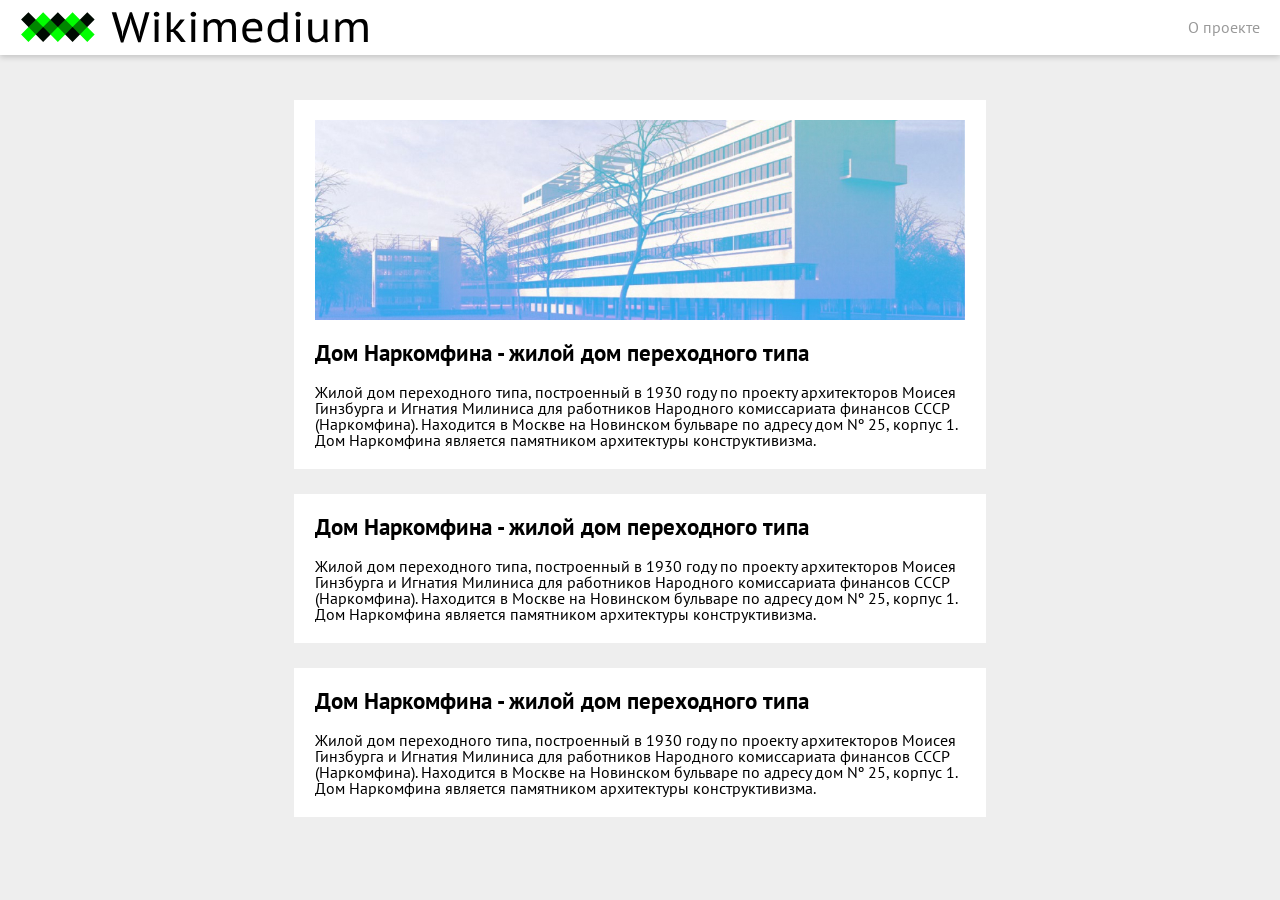
<file: index.html>
<!DOCTYPE html>
<html lang="en">
  <head>
    <meta charset="UTF-8" />
    <meta name="viewport" content="width=device-width, initial-scale=1.0" />
    <title>Дом Наркомфина</title>
    <link rel="stylesheet" href="stylesheets/style.css" />
    <link rel="icon" href="images/favicon.ico" type="images/x-icon" />
    <link rel="icon" href="images/favicon.png" type="images/png" />

    <meta property="og:type" content="web-site" />
    <meta property="og:title" content="Дом Наркомфина" />
    <meta
      property="og:description"
      content="Проект разработан для изучения основ веб-вёрстки, языка гипертекстовой разметки HTML и каскадных таблиц стилей CSS"
    />
    <meta
      property="og:image"
      content="https://raw.githubusercontent.com/annkomkova/wikimedium_b25ds09/refs/heads/main/images/narkomfin.jpg"
    />
    <meta
      property="og:url"
      content="https://annkomkova.github.io/wikimedium_b25ds09/"
    />
  </head>
  <body id="main">
    <nav class="menubar">
      <a href="index.html">
        <img src="images/logo.svg" alt="" />
      </a>
      <a href="about.html">О проекте</a>
    </nav>

    <section>
      <a href="dom-narkomfina.html" class="card">
        <div class="cardImage"></div>
        <h2>Дом Наркомфина - жилой дом переходного типа</h2>
        <p>
          Жилой дом переходного типа, построенный в 1930 году по проекту
          архитекторов Моисея Гинзбурга и Игнатия Милиниса для работников
          Народного комиссариата финансов СССР (Наркомфина). Находится в Москве
          на Новинском бульваре по адресу дом Nº 25, корпус 1. Дом Наркомфина
          является памятником архитектуры конструктивизма.
        </p>
      </a>
      <a href="dom-narkomfina.html" class="card">
        <h2>Дом Наркомфина - жилой дом переходного типа</h2>
        <p>
          Жилой дом переходного типа, построенный в 1930 году по проекту
          архитекторов Моисея Гинзбурга и Игнатия Милиниса для работников
          Народного комиссариата финансов СССР (Наркомфина). Находится в Москве
          на Новинском бульваре по адресу дом Nº 25, корпус 1. Дом Наркомфина
          является памятником архитектуры конструктивизма.
        </p>
      </a>
      <a href="dom-narkomfina.html" class="card">
        <h2>Дом Наркомфина - жилой дом переходного типа</h2>
        <p>
          Жилой дом переходного типа, построенный в 1930 году по проекту
          архитекторов Моисея Гинзбурга и Игнатия Милиниса для работников
          Народного комиссариата финансов СССР (Наркомфина). Находится в Москве
          на Новинском бульваре по адресу дом Nº 25, корпус 1. Дом Наркомфина
          является памятником архитектуры конструктивизма.
        </p>
      </a>
    </section>
  </body>
</html>
</file>
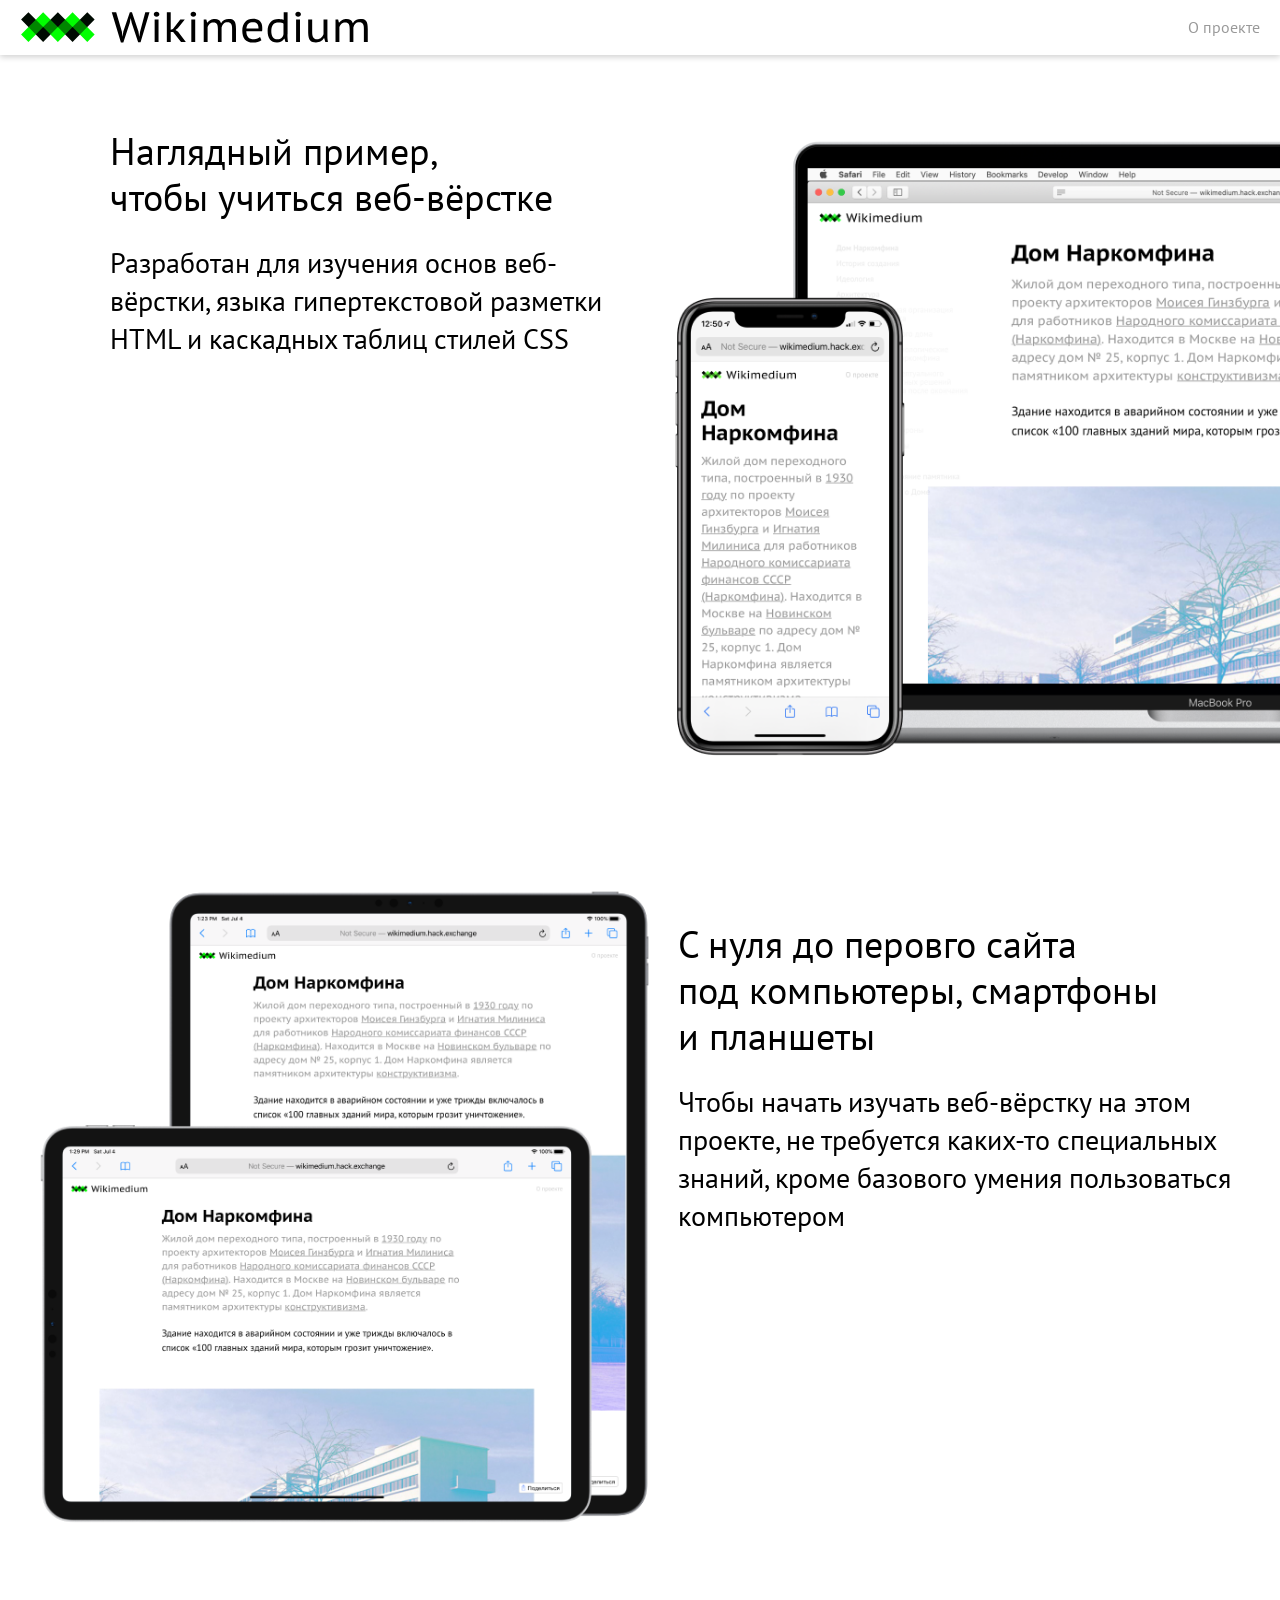
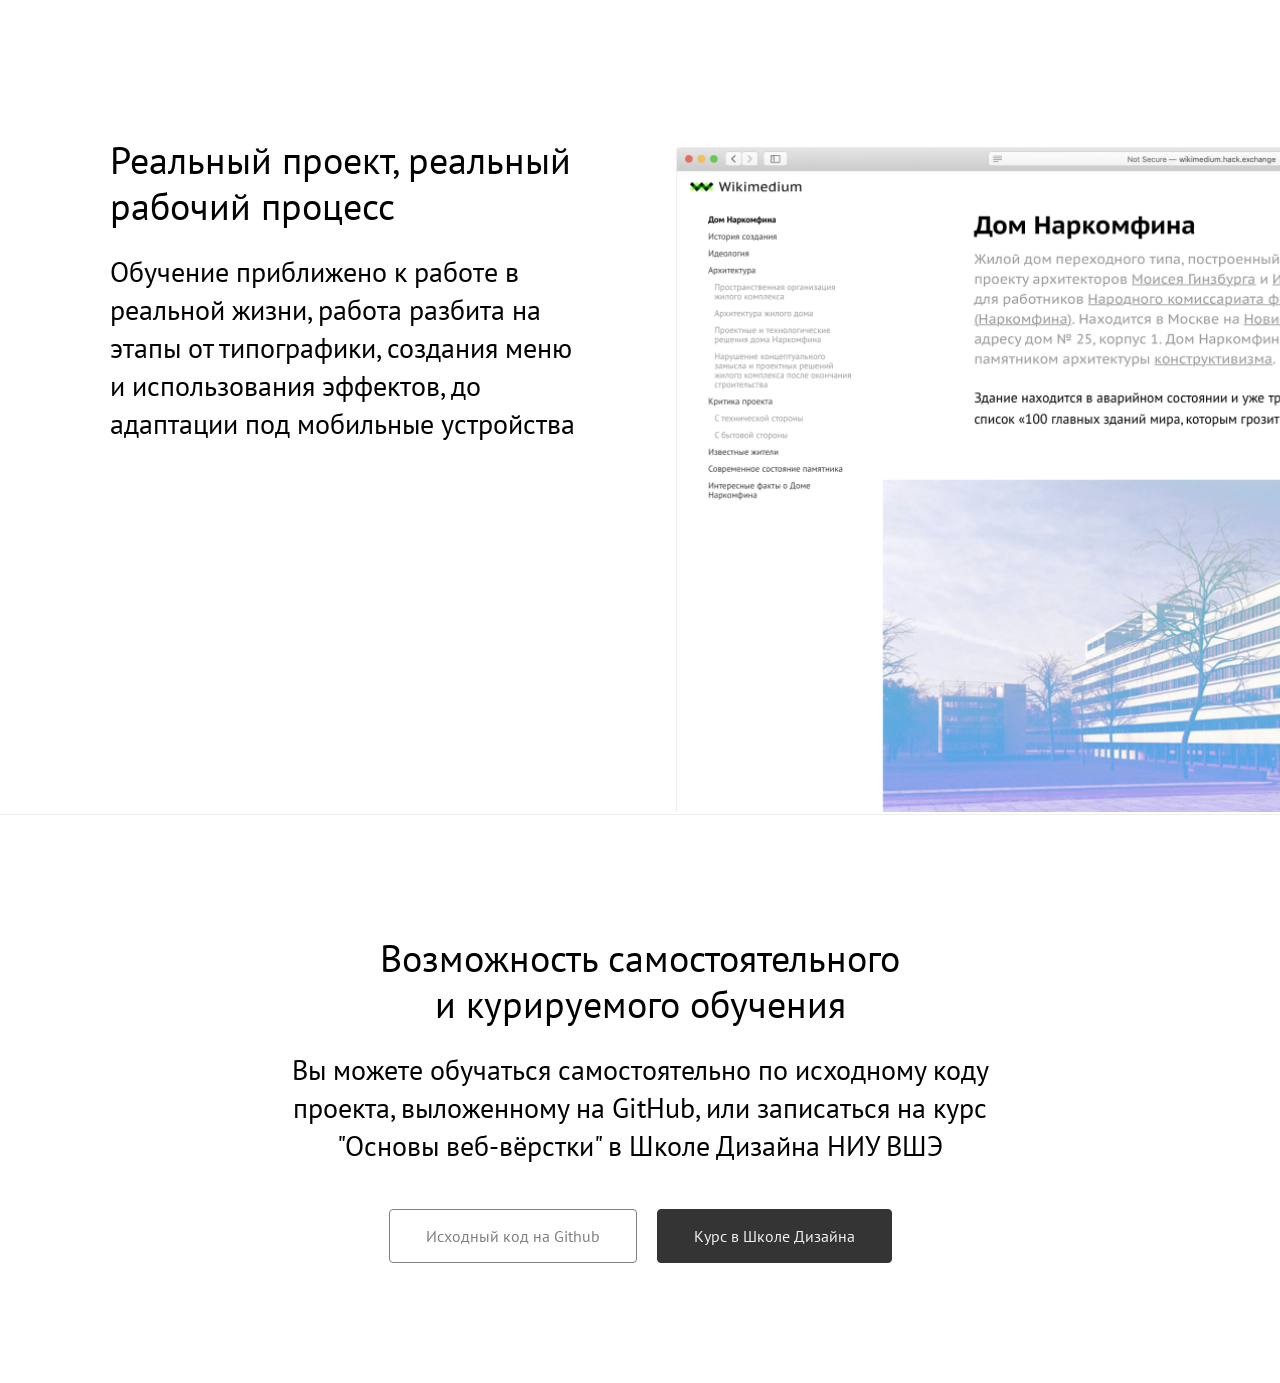
<file: about.html>
<!DOCTYPE html>
<html lang="ru">
  <head>
    <meta charset="UTF-8" />
    <meta name="viewport" content="width=device-width, initial-scale=1.0" />
    <title>О проекте</title>
    <link rel="stylesheet" href="stylesheets/style.css" />
    <link rel="icon" href="images/favicon.ico" type="images/x-icon" />
    <link rel="icon" href="images/favicon.png" type="images/png" />
    <meta property="og:type" content="web-site" />
    <meta property="og:title" content="Дом Наркомфина" />
    <meta
      property="og:description"
      content="Проект разработан для изучения основ веб-вёрстки, языка гипертекстовой разметки HTML и каскадных таблиц стилей CSS"
    />
    <meta
      property="og:image"
      content="https://raw.githubusercontent.com/annkomkova/wikimedium_b25ds09/refs/heads/main/images/narkomfin.jpg"
    />
    <meta
      property="og:url"
      content="https://annkomkova.github.io/wikimedium_b25ds09/"
    />
  </head>
  <body id="about">
    <nav class="menubar">
      <a href="index.html">
        <img src="images/logo.svg" alt="" />
      </a>
      <a href="about.html">О проекте</a>
    </nav>

    <section id="firstSection">
      <div>
        <h2>Наглядный пример, чтобы&nbsp;учиться веб-вёрстке</h2>
        <p>
          Разработан для изучения основ веб-вёрстки, языка гипертекстовой
          разметки HTML и&nbsp;каскадных таблиц стилей CSS
        </p>
      </div>

      <div>
        <img src="images/about1.png" alt="" />
      </div>
    </section>

    <section id="secondSection">
      <div>
        <img src="images/about2.png" alt="" />
      </div>

      <div>
        <h2>
          С нуля до перовго сайта под&nbsp;компьютеры, смартфоны и&nbsp;планшеты
        </h2>
        <p>
          Чтобы начать изучать веб-вёрстку на этом проекте, не требуется
          каких-то специальных знаний, кроме&nbsp;базового умения пользоваться
          компьютером
        </p>
      </div>
    </section>

    <section id="thirdSection">
      <div>
        <h2>Реальный проект, реальный рабочий процесс</h2>
        <p>
          Обучение приближено к работе в реальной жизни, работа разбита на этапы
          от&nbsp;типографики, создания меню и&nbsp;использования эффектов, до
          адаптации под&nbsp;мобильные устройства
        </p>
      </div>

      <div>
        <img src="images/about3.png" alt="" />
      </div>
    </section>

    <section id="fourthSection">
      <h2>Возможность самостоятельного и&nbsp;курируемого обучения</h2>
      <p>
        Вы можете обучаться самостоятельно по исходному коду проекта,
        выложенному на GitHub, или записаться на курс "Основы веб-вёрстки" в
        Школе Дизайна НИУ&nbsp;ВШЭ
      </p>
      <div>
        <a href="https://github.com/annkomkova/wikimedium_b25ds09">
          Исходный код на Github
        </a>
        <a class="black" href="https://design.hse.ru/ba/design/programming">
          Курс в Школе Дизайна
        </a>
      </div>
    </section>
  </body>
</html>
</file>
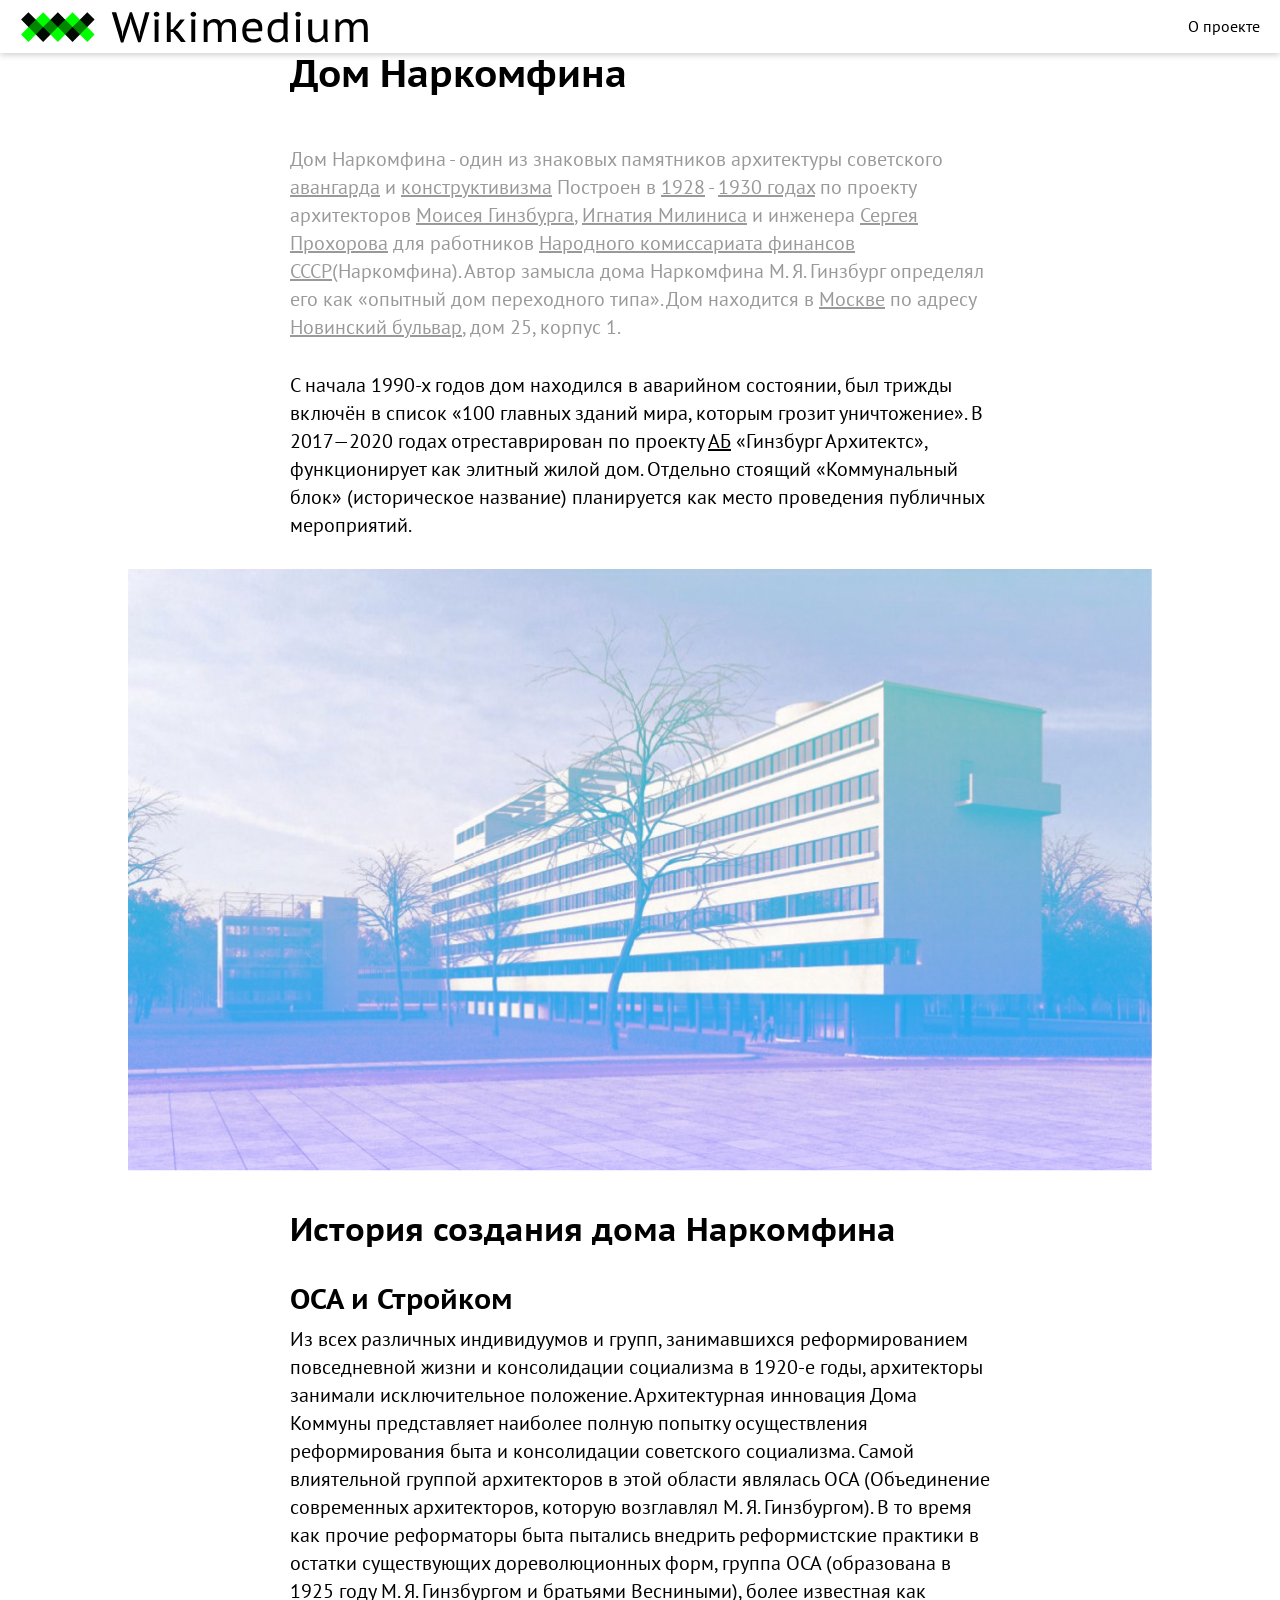
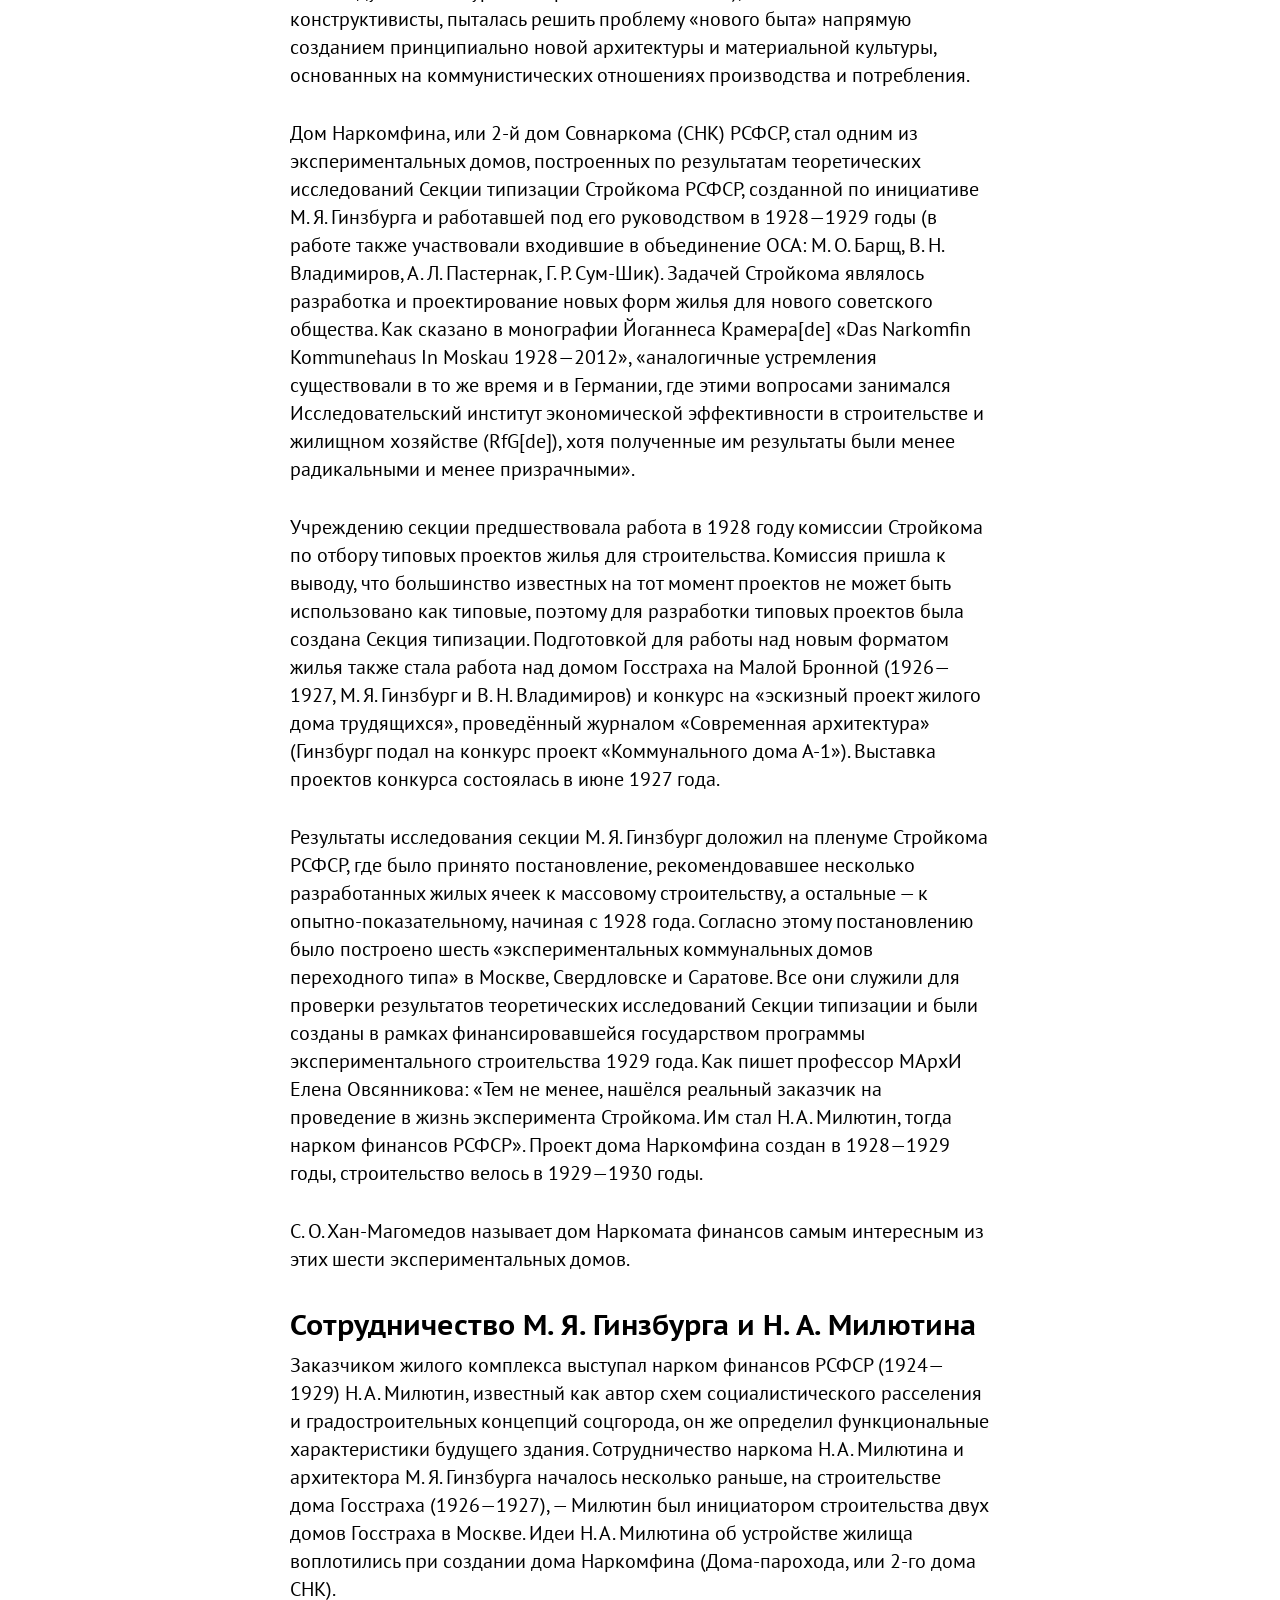
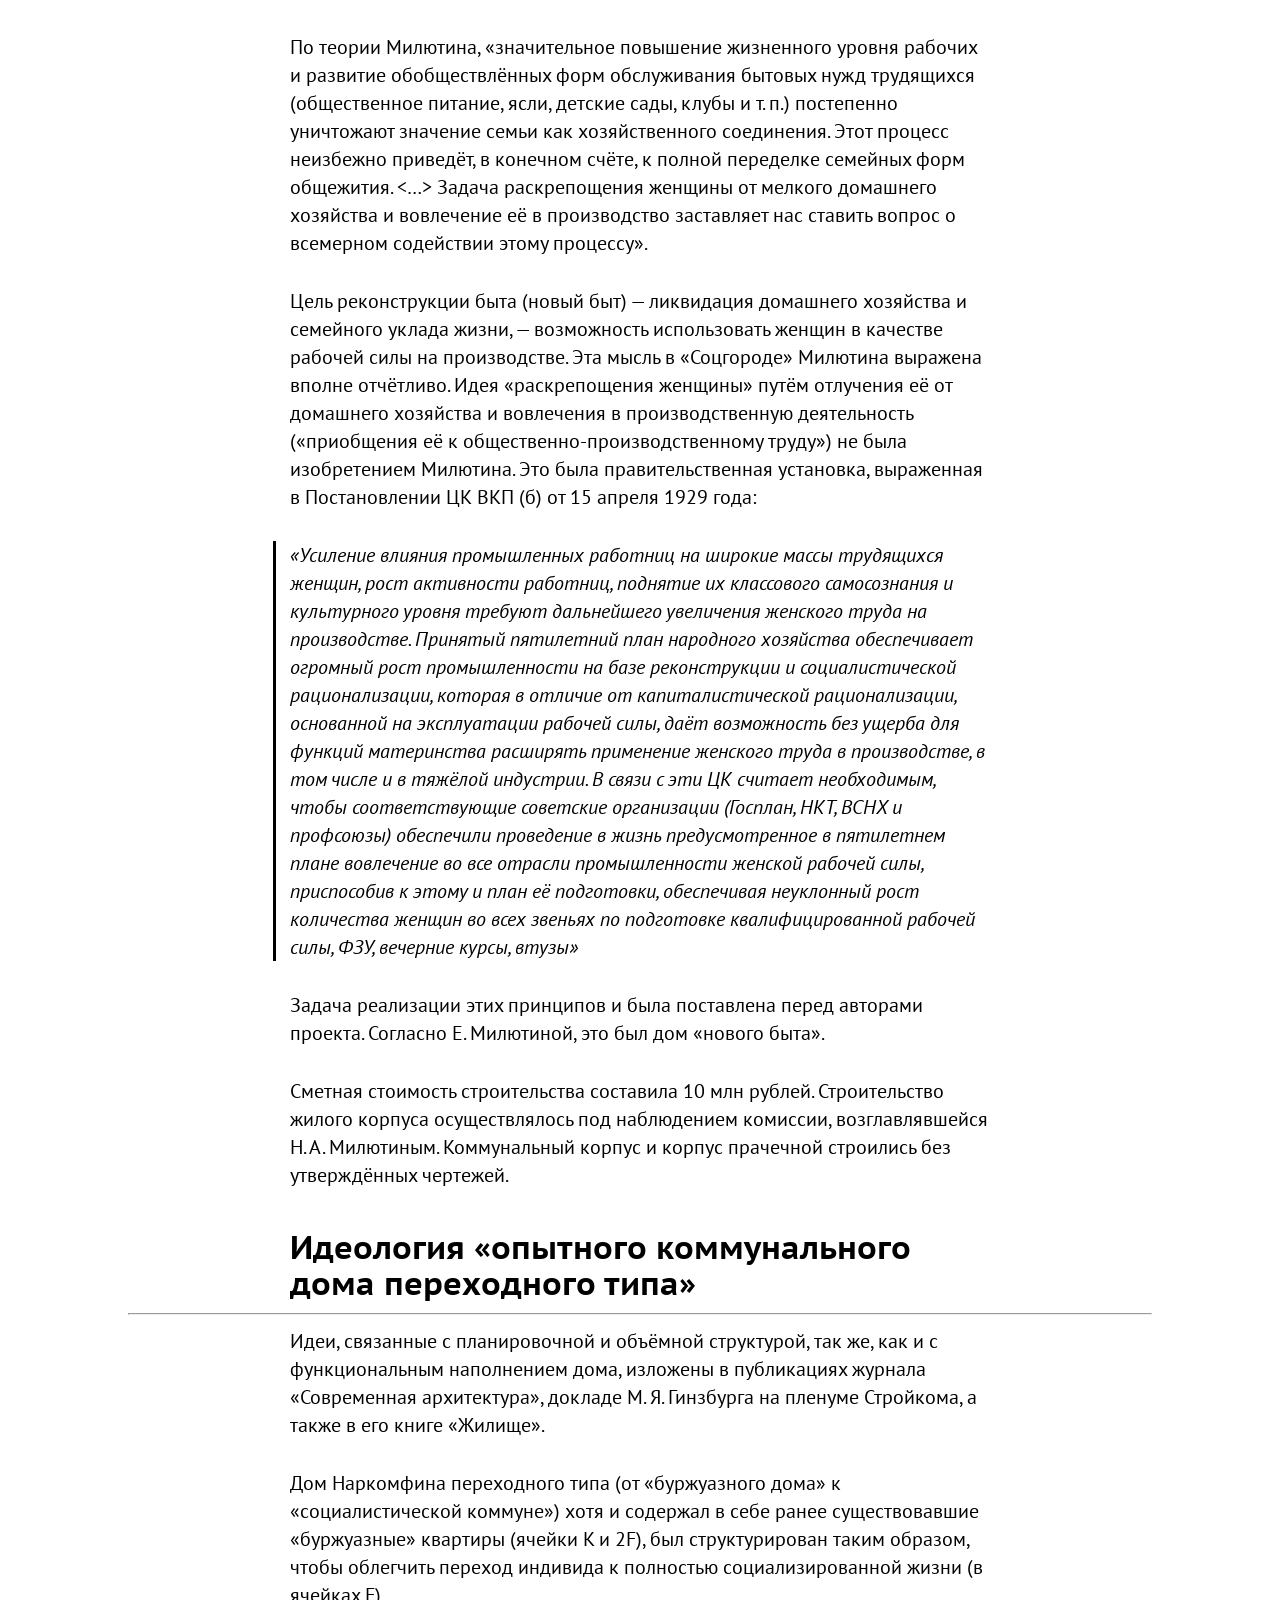
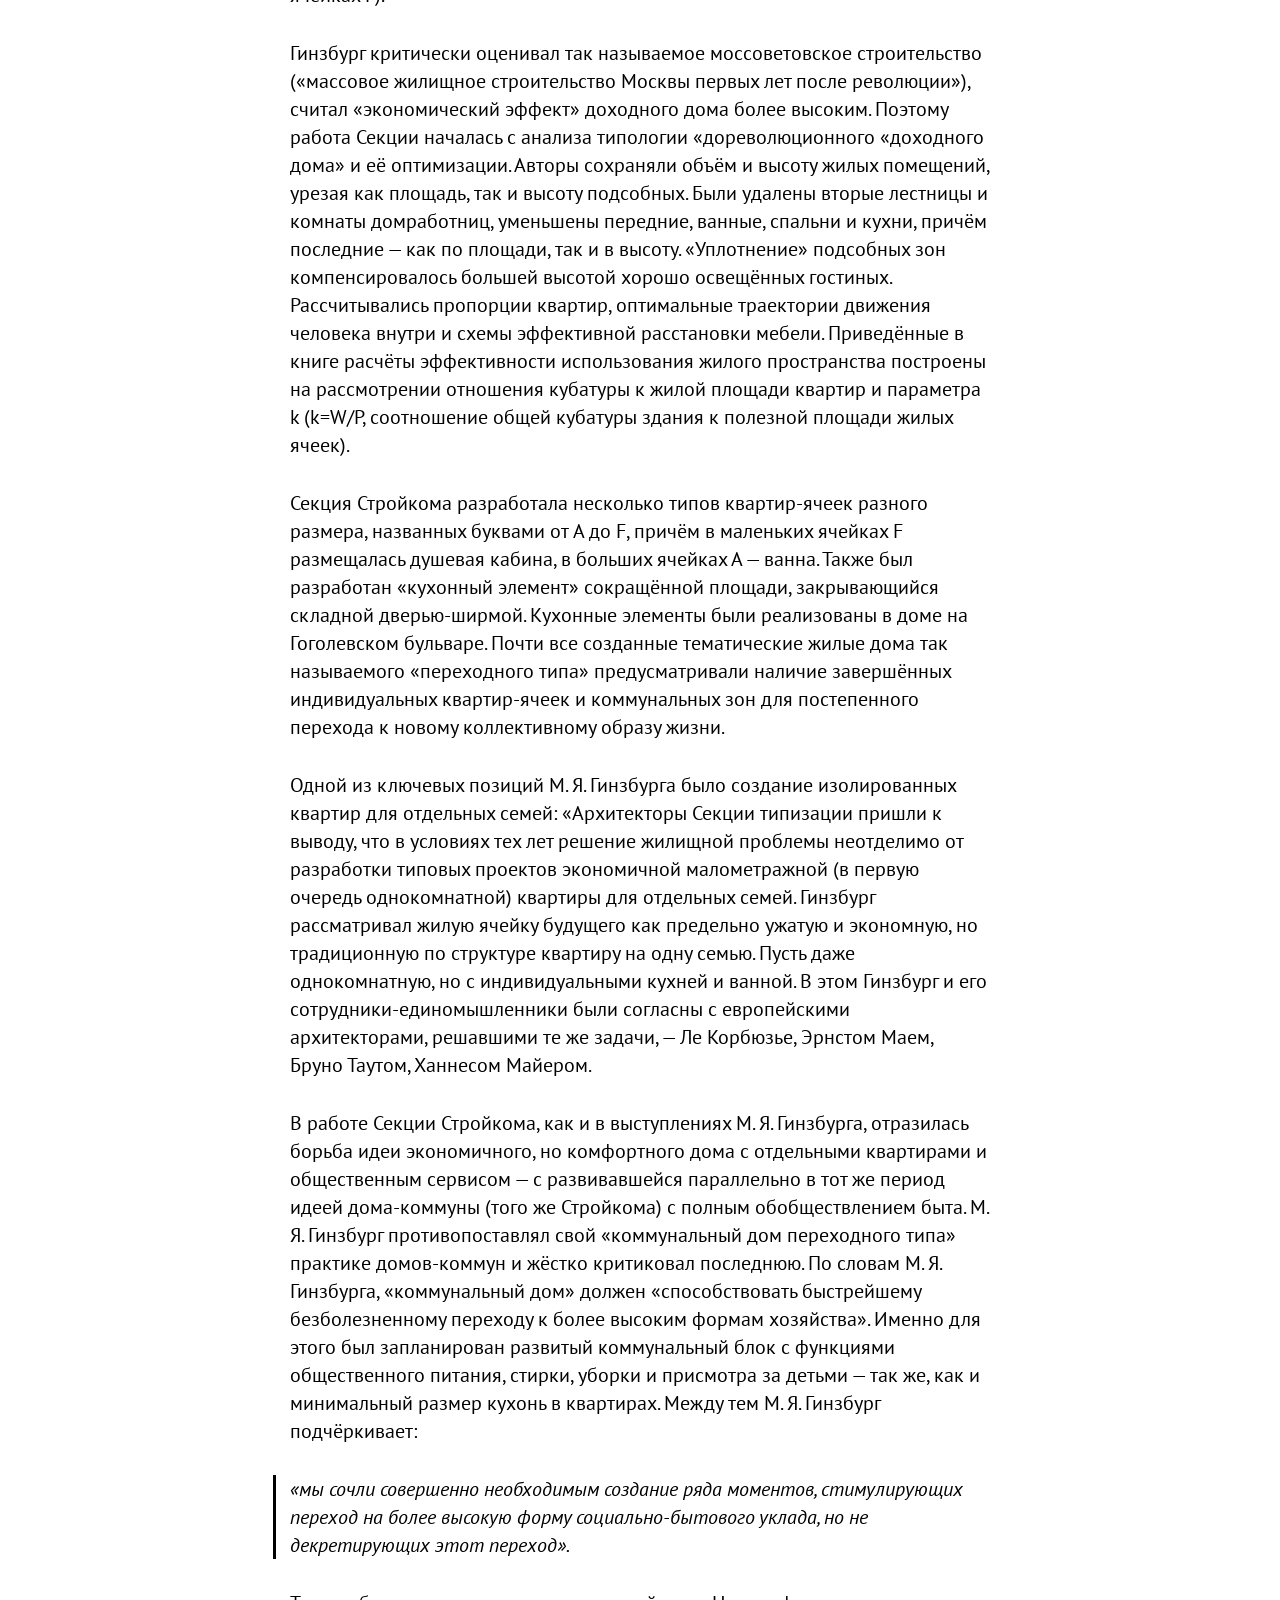
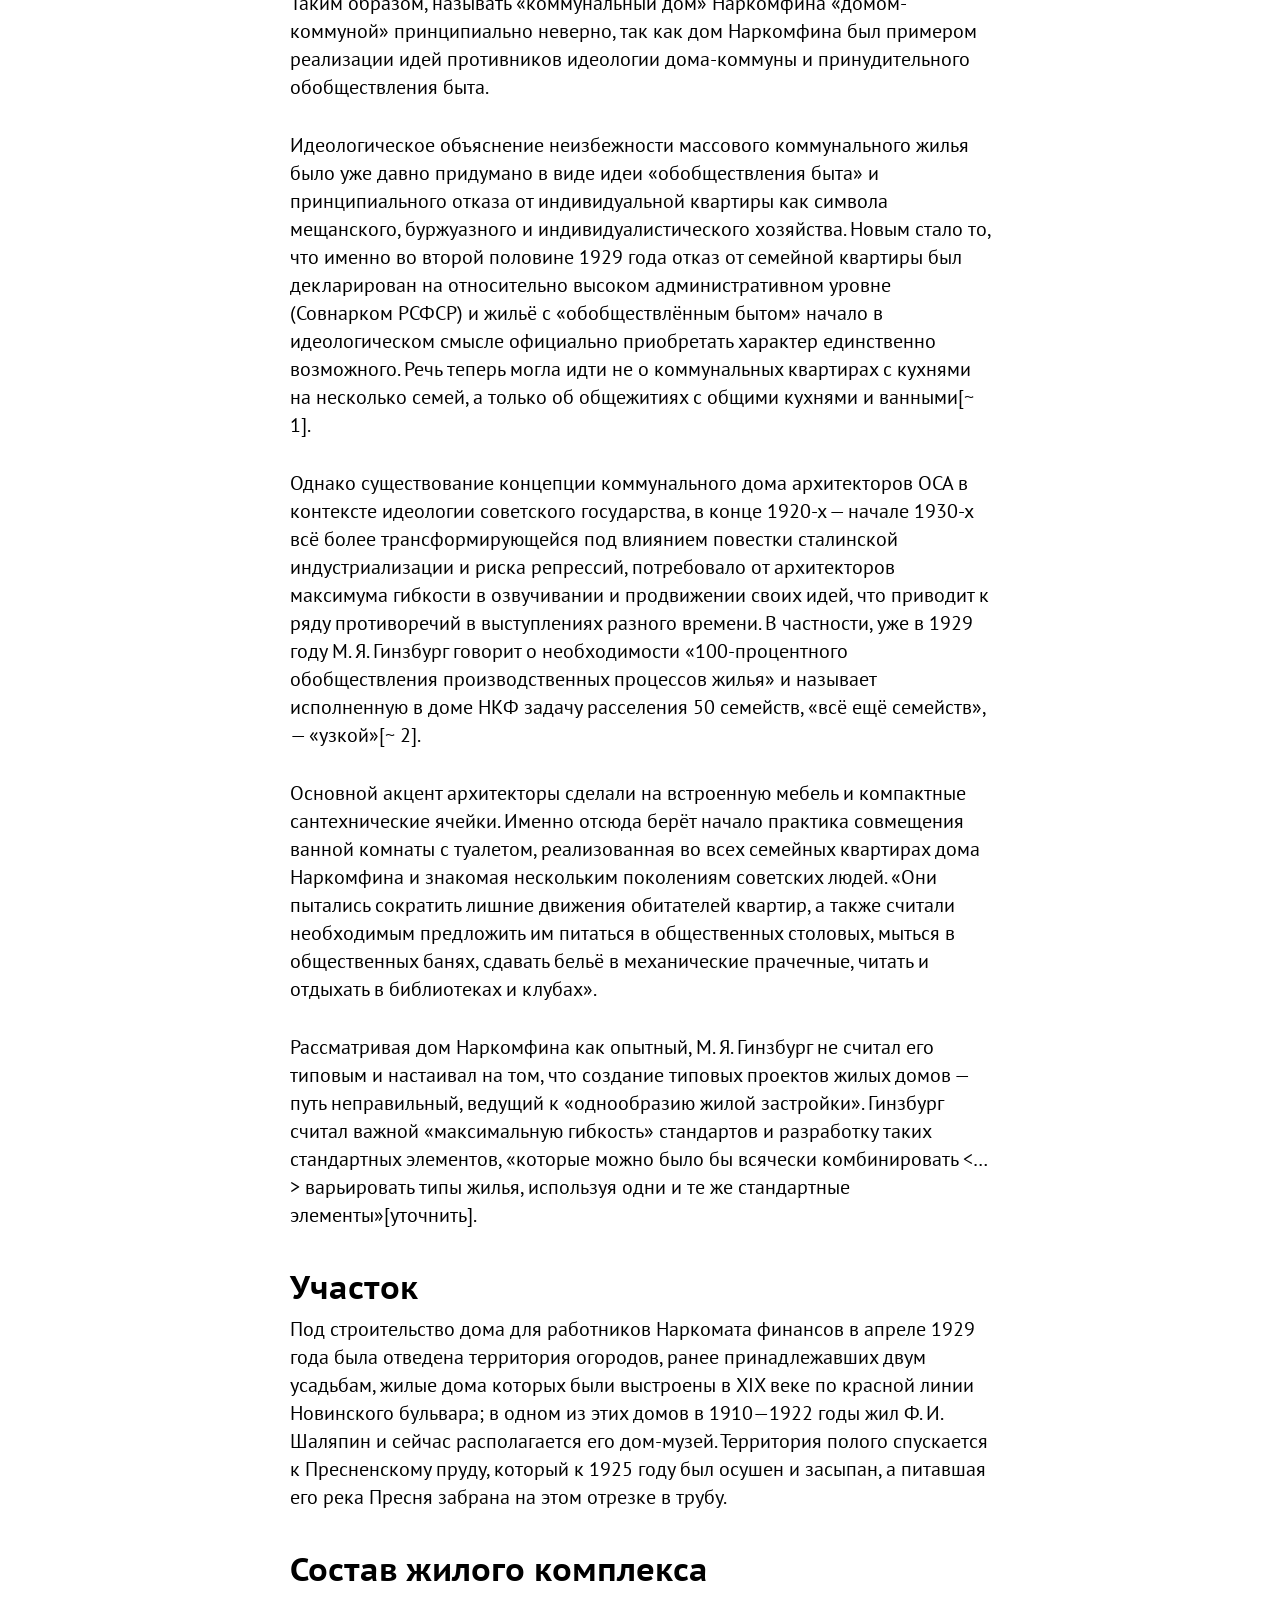
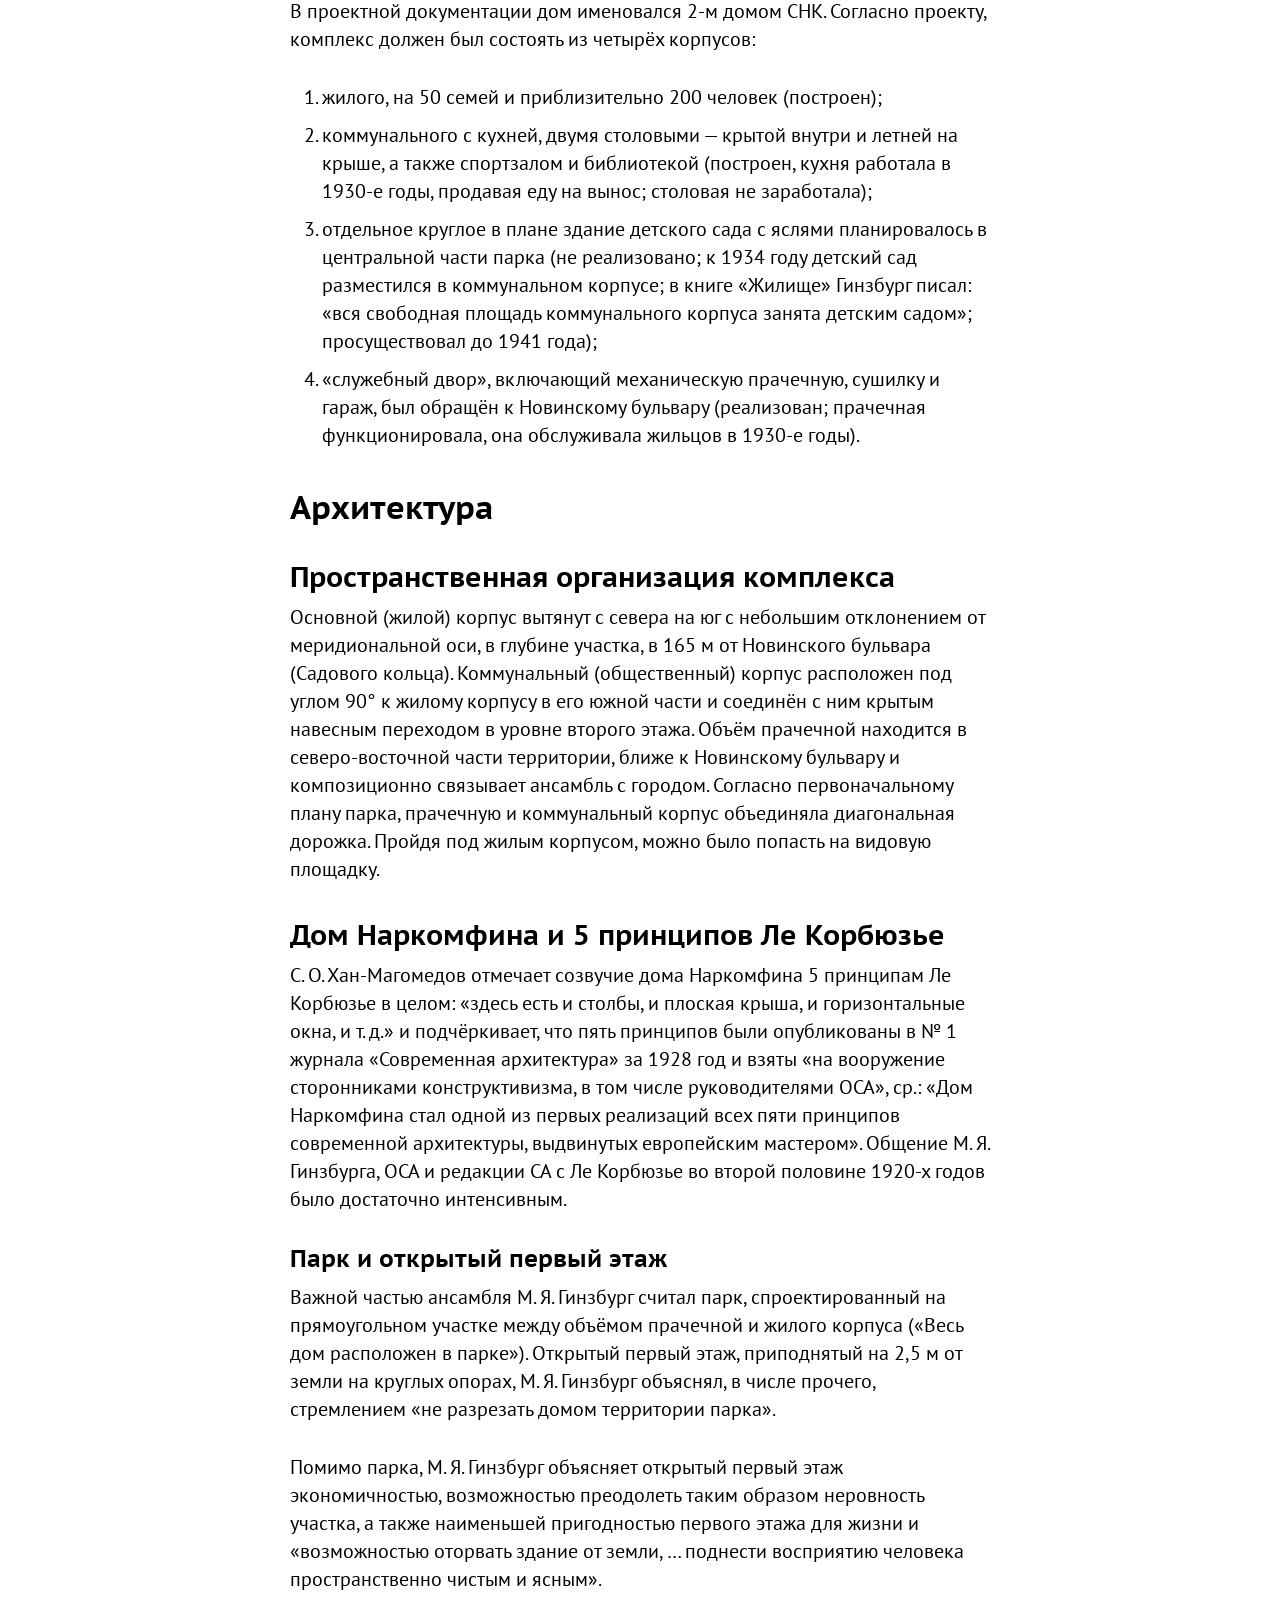
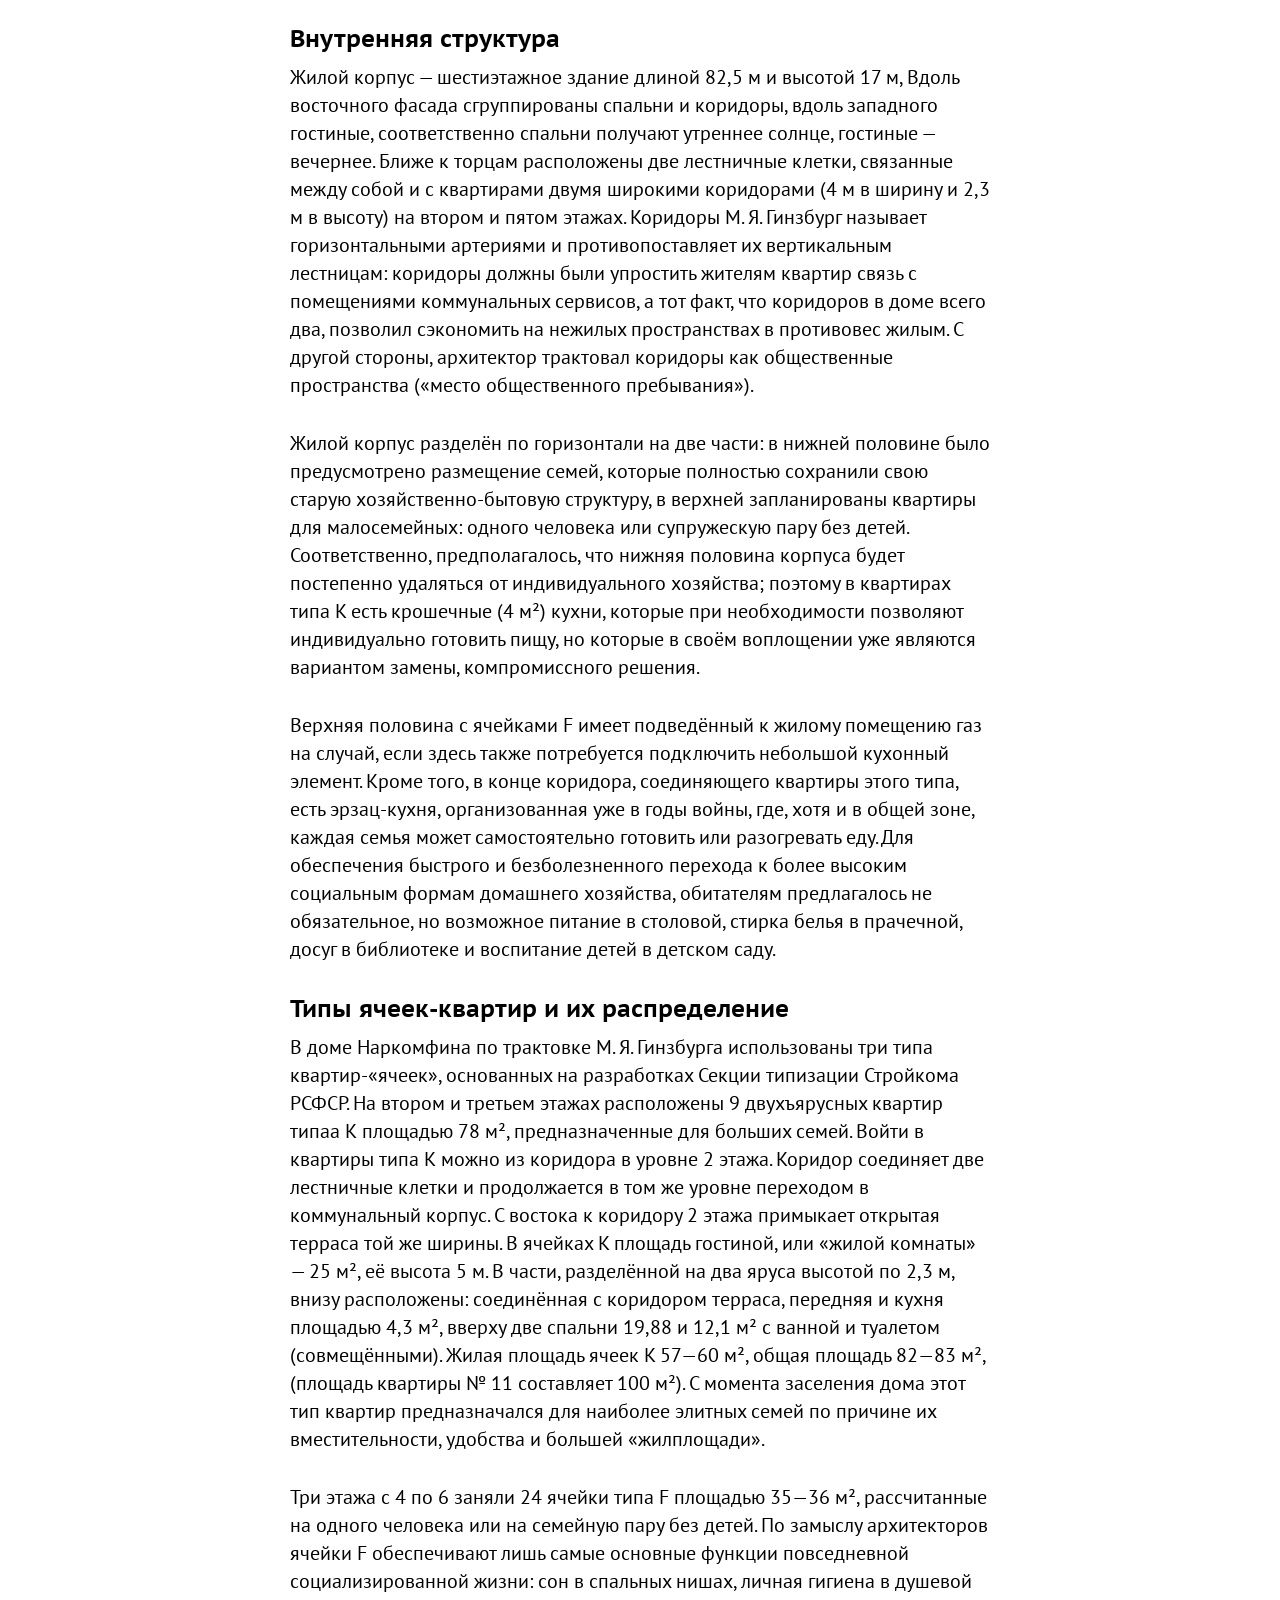
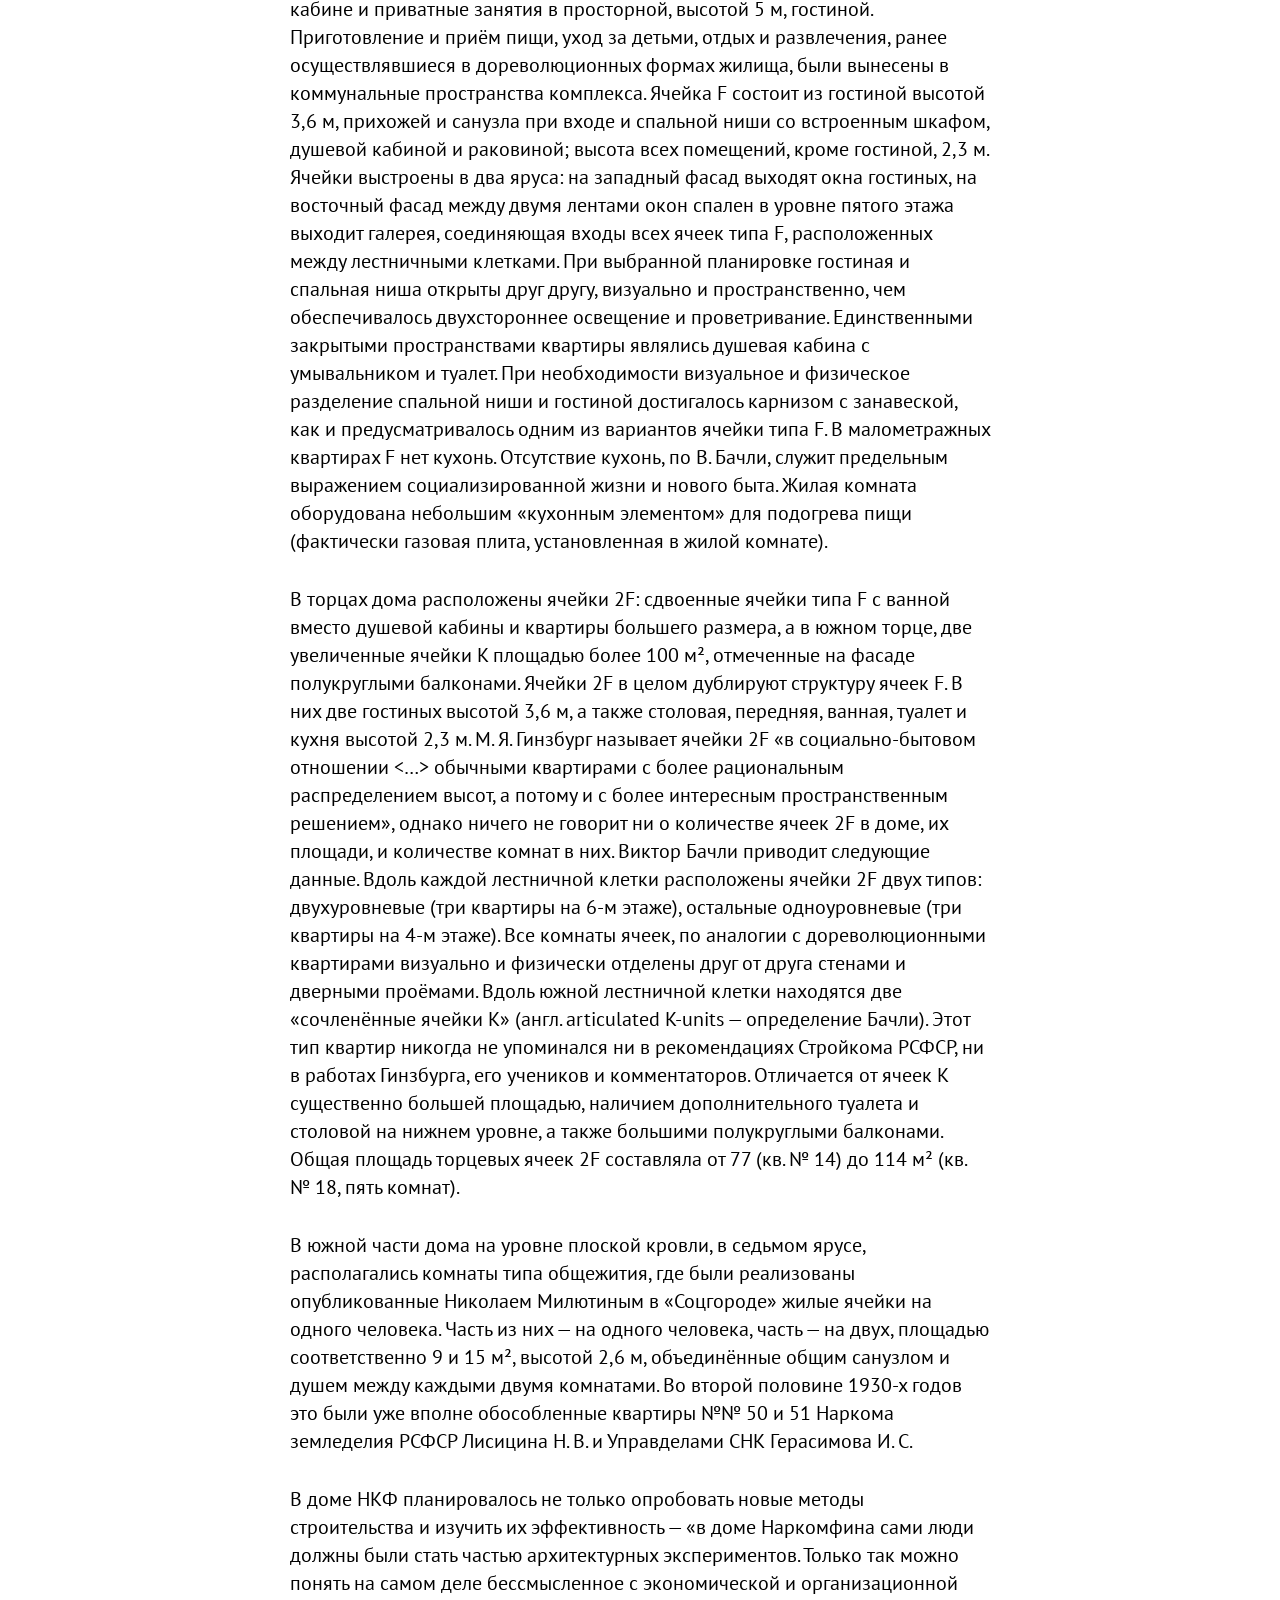
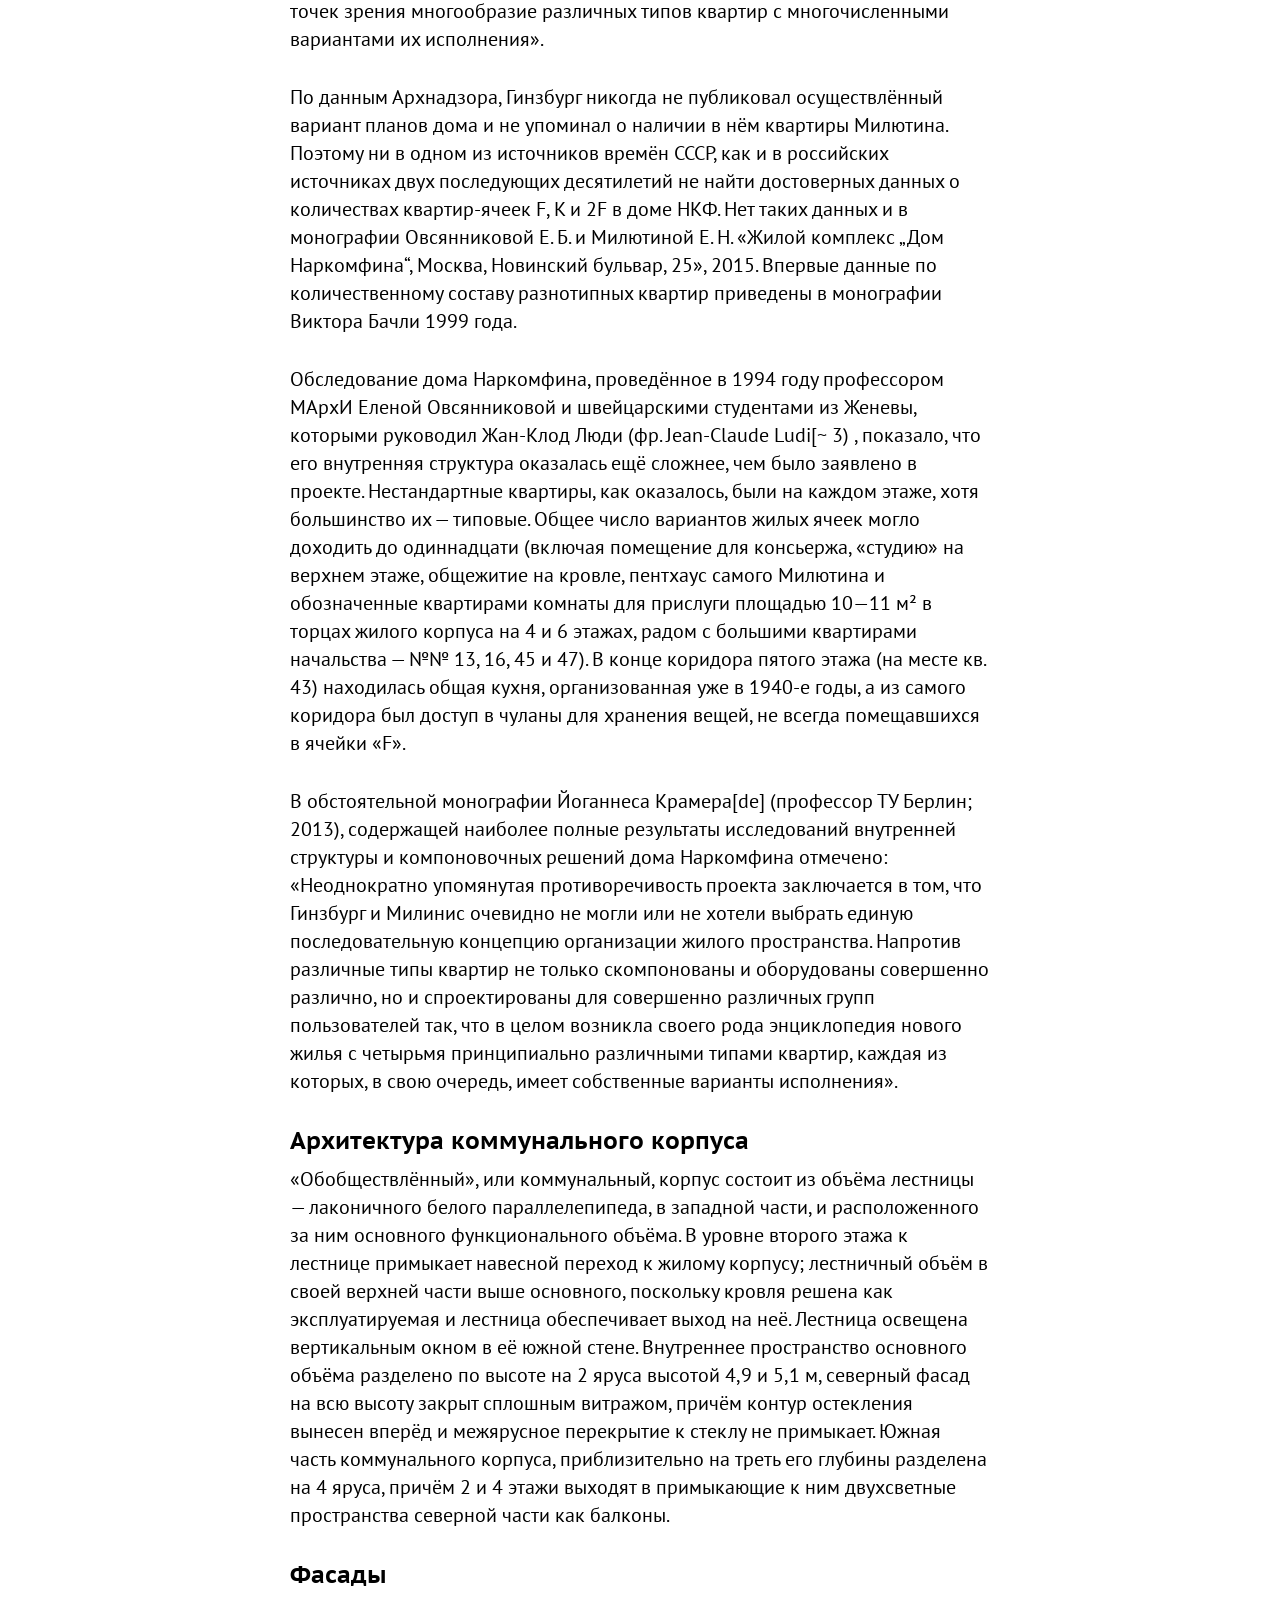
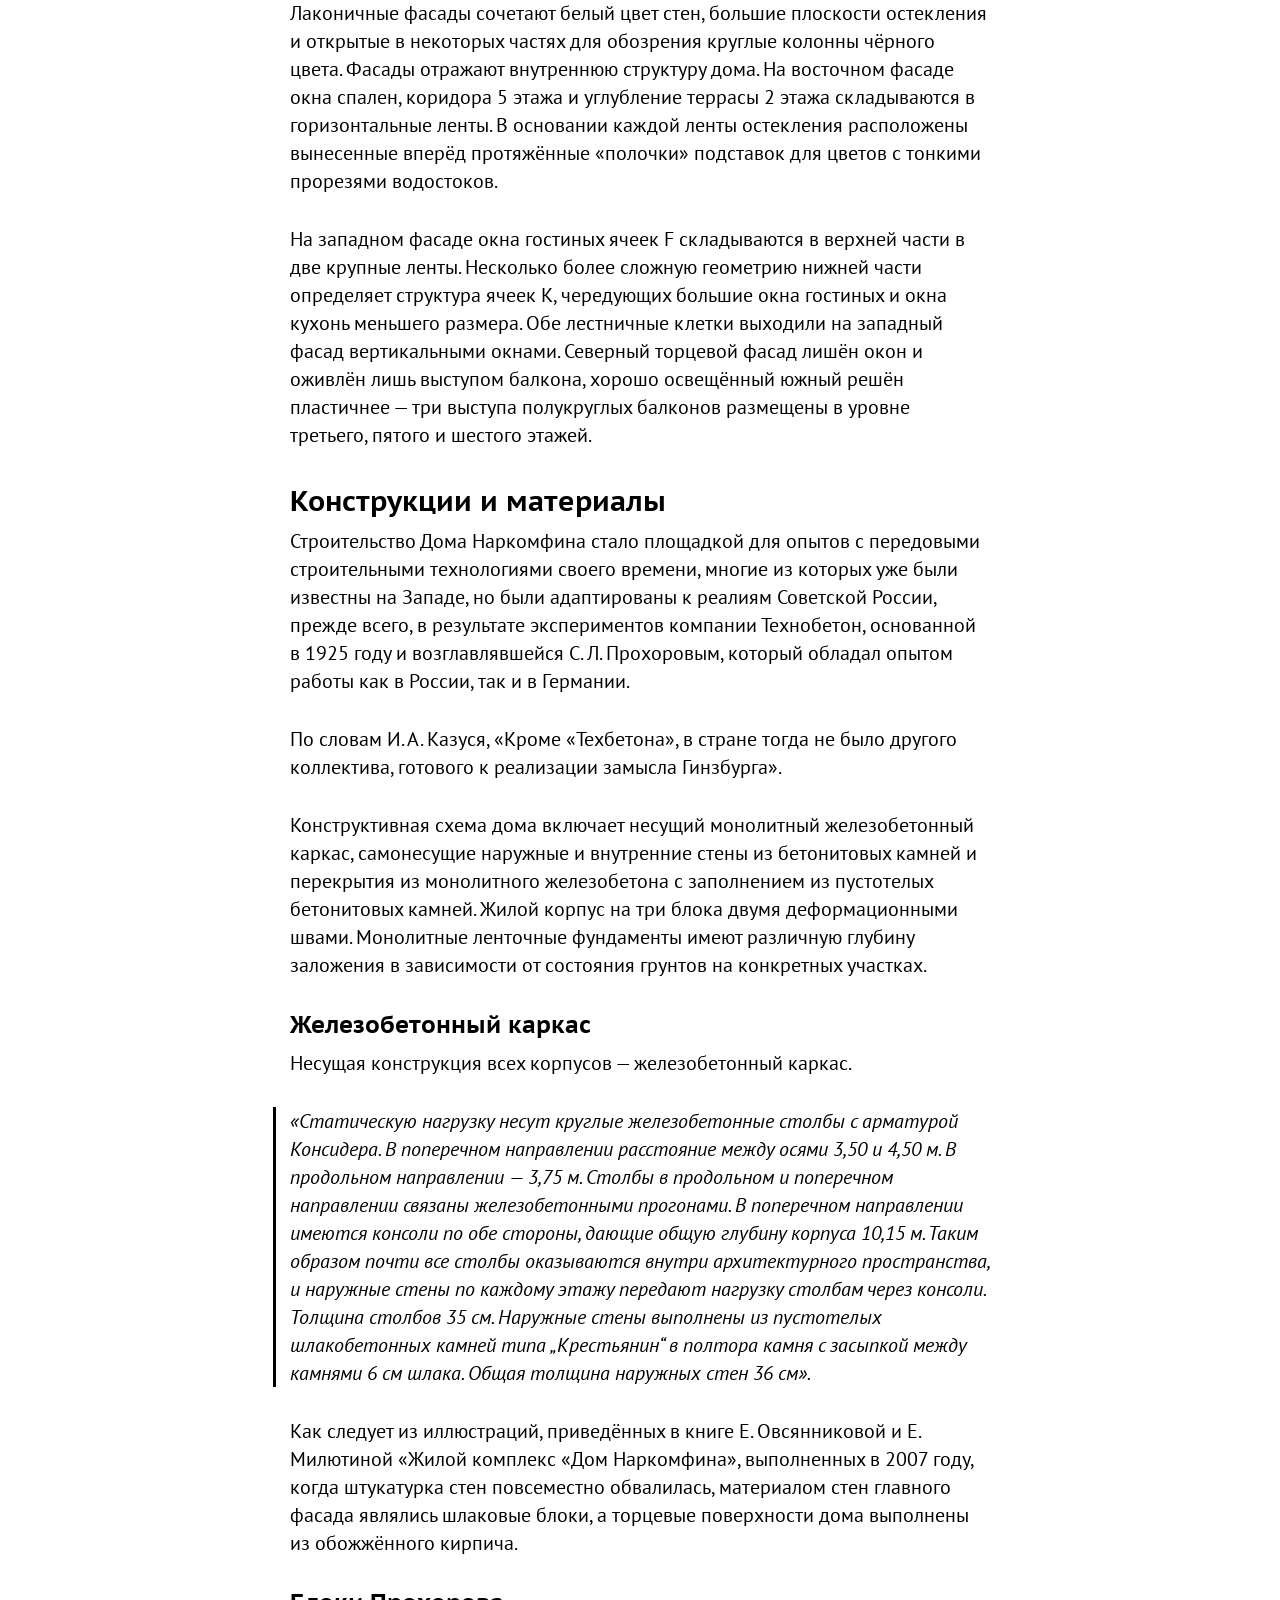
<file: dom-narkomfina.html>
<!DOCTYPE html>
<html lang="ru">
  <head>
    <meta charset="UTF-8" />
    <meta name="viewport" content="width=device-width, initial-scale=1.0" />
    <title>Дом Наркомфина</title>
    <link rel="stylesheet" href="stylesheets/style.css" />
    <link rel="icon" href="images/favicon.ico" type="images/x-icon" />
    <link rel="icon" href="images/favicon.png" type="images/png" />

    <meta property="og:type" content="web-site" />
    <meta property="og:title" content="Дом Наркомфина" />
    <meta
      property="og:description"
      content="Проект разработан для изучения основ веб-вёрстки, языка гипертекстовой разметки HTML и каскадных таблиц стилей CSS"
    />
    <meta
      property="og:image"
      content="https://raw.githubusercontent.com/1zumink/hse_narkomfin_IlyaLang/refs/heads/main/images/narkomfin.jpg"
    />
    <meta
      property="og:url"
      content="https://1zumink.github.io/hse_narkomfin_IlyaLang/"
    />
  </head>
  <body id="article">
    <nav class="menubar">
      <a href="index.html">
        <img src="images/logo.svg" alt="" />
      </a>
      <a href="about.html">О проекте</a>
    </nav>

    <nav class="sidebar">
      <ol>
        <li><a href="#1">История создания дома Наркомфина</a></li>
        <ol>
          <li><a href="#1_1">ОСА и Стройком</a></li>
          <li>
            <a href="#1_2">Сотрудничество М. Я. Гинзбурга и Н. А. Милютина</a>
          </li>
        </ol>
        <li>
          <a href="#2"
            >Идеология «опытного коммунального дома переходного типа»</a
          >
        </li>
        <li><a href="#3">Участок</a></li>
        <li><a href="#4">Состав жилого комплекса</a></li>
        <li><a href="#5">Архитектура</a></li>
        <ol>
          <li><a href="#5_1">Пространственная организация комплекса</a></li>
          <li><a href="#5_2">Дом Наркомфина и 5 принципов Ле Корбюзье</a></li>
          <!-- <ol>
            <li><a href="#5_2_1">Парк и открытый первый этаж</a></li>
            <li><a href="#5_2_2">Внутренняя структура</a></li>
            <li><a href="#5_2_3">Типы ячеек-квартир и их распределение</a></li>
            <li><a href="#5_2_4">Архитектура коммунального корпуса</a></li>
            <li><a href="#5_2_5">Фасады</a></li>
          </ol> -->
          <li><a href="#5_3">Конструкции и материалы</a></li>
          <!-- <ol>
            <li><a href="5_3_1">Железобетонный каркас</a></li>
            <li><a href="5_3_2">Блоки Прохорова</a></li>
            <li><a href="5_3_3">Инженерные коммуникации</a></li>
            <li><a href="5_3_4">Внешние стены</a></li>
            <li><a href="5_3_5">Другие экспериментальные материалы</a></li>
            <li><a href="5_3_6">Цветочницы</a></li>
          </ol> -->
          <li><a href="#5_4">Интерьеры</a></li>
          <!-- <ol>
            <li><a href="5_4_1">Освещение</a></li>
            <li><a href="5_4_2">Сдвижные окна</a></li>
            <li><a href="5_4_3">Цвет</a></li>
          </ol> -->
        </ol>
        <li><a href="#6">Критика проекта</a></li>
        <ol>
          <li><a href="#6_1">С технической стороны</a></li>
          <li><a href="#6_2">с бытовой стороны</a></li>
        </ol>
        <li><a href="#7">История эксплуатации и проект реставрации</a></li>
        <ol>
          <li><a href="#7_1">Развитие городского окружения</a></li>
          <li><a href="#7_2">Перестройки</a></li>
          <li><a href="#7_3">Причины ветхости дома</a></li>
          <li><a href="#7_4">Новейшая история дома и реставрация</a></li>
        </ol>
        <li><a href="#8">Значение проекта в исторической перспективе</a></li>
        <li><a href="#9">Реальная жизнь в доме Наркомфина</a></li>
        <ol>
          <li><a href="#9_1">Известные жители</a></li>
        </ol>
      </ol>
    </nav>
    <h1>Дом Наркомфина</h1>
    <p>
      <b>Дом Наркомфина</b> - один из знаковых памятников архитектуры советского
      <a
        href="https://ru.wikipedia.org/wiki/%D0%90%D0%B2%D0%B0%D0%BD%D0%B3%D0%B0%D1%80%D0%B4_(%D0%B8%D1%81%D0%BA%D1%83%D1%81%D1%81%D1%82%D0%B2%D0%BE)"
        >авангарда</a
      >
      и
      <a
        href="https://ru.wikipedia.org/wiki/%D0%9A%D0%BE%D0%BD%D1%81%D1%82%D1%80%D1%83%D0%BA%D1%82%D0%B8%D0%B2%D0%B8%D0%B7%D0%BC_(%D0%B8%D1%81%D0%BA%D1%83%D1%81%D1%81%D1%82%D0%B2%D0%BE)"
        >конструктивизма</a
      >
      Построен в
      <a href="https://ru.wikipedia.org/wiki/1928_%D0%B3%D0%BE%D0%B4">1928</a>
      -
      <a href="https://ru.wikipedia.org/wiki/1930_%D0%B3%D0%BE%D0%B4"
        >1930 годах</a
      >
      по проекту архитекторов
      <a
        href="https://ru.wikipedia.org/wiki/%D0%93%D0%B8%D0%BD%D0%B7%D0%B1%D1%83%D1%80%D0%B3,_%D0%9C%D0%BE%D0%B8%D1%81%D0%B5%D0%B9_%D0%AF%D0%BA%D0%BE%D0%B2%D0%BB%D0%B5%D0%B2%D0%B8%D1%87"
        >Моисея Гинзбурга</a
      >,
      <a
        href="https://ru.wikipedia.org/wiki/%D0%9C%D0%B8%D0%BB%D0%B8%D0%BD%D0%B8%D1%81,_%D0%98%D0%B3%D0%BD%D0%B0%D1%82%D0%B8%D0%B9_%D0%A4%D1%80%D0%B0%D0%BD%D1%86%D0%B5%D0%B2%D0%B8%D1%87"
        >Игнатия Милиниса</a
      >
      и инженера
      <a
        href="https://ru.wikipedia.org/wiki/%D0%A1%D0%B5%D1%80%D0%B3%D0%B5%D0%B9_%D0%9B%D1%8C%D0%B2%D0%BE%D0%B2%D0%B8%D1%87_%D0%9F%D1%80%D0%BE%D1%85%D0%BE%D1%80%D0%BE%D0%B2"
        >Сергея Прохорова</a
      >
      для работников
      <a
        href="https://ru.wikipedia.org/wiki/%D0%9D%D0%B0%D1%80%D0%BE%D0%B4%D0%BD%D1%8B%D0%B9_%D0%BA%D0%BE%D0%BC%D0%B8%D1%81%D1%81%D0%B0%D1%80%D0%B8%D0%B0%D1%82_%D1%84%D0%B8%D0%BD%D0%B0%D0%BD%D1%81%D0%BE%D0%B2_%D0%A1%D0%A1%D0%A1%D0%A0"
        >Народного комиссариата финансов СССР</a
      >(Наркомфина). Автор замысла дома Наркомфина М. Я. Гинзбург определял его
      как «опытный дом переходного типа». Дом находится в
      <a
        href="https://ru.wikipedia.org/wiki/%D0%9C%D0%BE%D1%81%D0%BA%D0%B2%D0%B0"
        >Москве</a
      >
      по адресу
      <a
        href="https://ru.wikipedia.org/wiki/%D0%9D%D0%BE%D0%B2%D0%B8%D0%BD%D1%81%D0%BA%D0%B8%D0%B9_%D0%B1%D1%83%D0%BB%D1%8C%D0%B2%D0%B0%D1%80"
        >Новинский бульвар</a
      >, дом 25, корпус 1.
    </p>
    <p>
      С начала 1990-х годов дом находился в аварийном состоянии, был трижды
      включён в список «100 главных зданий мира, которым грозит уничтожение». В
      2017—2020 годах отреставрирован по проекту
      <a
        href="https://ru.wikipedia.org/wiki/%D0%90%D1%80%D1%85%D0%B8%D1%82%D0%B5%D0%BA%D1%82%D1%83%D1%80%D0%BD%D0%BE%D0%B5_%D0%B1%D1%8E%D1%80%D0%BE"
        >АБ</a
      >
      «Гинзбург Архитектс», функционирует как элитный жилой дом. Отдельно
      стоящий «Коммунальный блок» (историческое название) планируется как место
      проведения публичных мероприятий.
    </p>
    <img src="images/narkomfin.jpg" alt="фотография Дома Наркомфина" />

    <h2 id="1">История создания дома Наркомфина</h2>

    <h3 id="1_1">ОСА и Стройком</h3>
    <p>
      Из всех различных индивидуумов и групп, занимавшихся реформированием
      повседневной жизни и консолидации социализма в 1920-е годы, архитекторы
      занимали исключительное положение. Архитектурная инновация Дома Коммуны
      представляет наиболее полную попытку осуществления реформирования быта и
      консолидации советского социализма. Самой влиятельной группой архитекторов
      в этой области являлась ОСА (Объединение современных архитекторов, которую
      возглавлял М. Я. Гинзбургом). В то время как прочие реформаторы быта
      пытались внедрить реформистские практики в остатки существующих
      дореволюционных форм, группа ОСА (образована в 1925 году М. Я. Гинзбургом
      и братьями Весниными), более известная как конструктивисты, пыталась
      решить проблему «нового быта» напрямую созданием принципиально новой
      архитектуры и материальной культуры, основанных на коммунистических
      отношениях производства и потребления.
    </p>
    <p>
      Дом Наркомфина, или 2-й дом Совнаркома (СНК) РСФСР, стал одним из
      экспериментальных домов, построенных по результатам теоретических
      исследований Секции типизации Стройкома РСФСР, созданной по инициативе М.
      Я. Гинзбурга и работавшей под его руководством в 1928—1929 годы (в работе
      также участвовали входившие в объединение ОСА: М. О. Барщ, В. Н.
      Владимиров, А. Л. Пастернак, Г. Р. Сум-Шик). Задачей Стройкома являлось
      разработка и проектирование новых форм жилья для нового советского
      общества. Как сказано в монографии Йоганнеса Крамера[de] «Das Narkomfin
      Kommunehaus In Moskau 1928—2012»,
      <i
        >«аналогичные устремления существовали в то же время и в Германии, где
        этими вопросами занимался Исследовательский институт экономической
        эффективности в строительстве и жилищном хозяйстве (RfG[de]), хотя
        полученные им результаты были менее радикальными и менее призрачными».
      </i>
    </p>
    <p>
      Учреждению секции предшествовала работа в 1928 году комиссии Стройкома по
      отбору типовых проектов жилья для строительства. Комиссия пришла к выводу,
      что большинство известных на тот момент проектов не может быть
      использовано как типовые, поэтому для разработки типовых проектов была
      создана Секция типизации. Подготовкой для работы над новым форматом жилья
      также стала работа над домом Госстраха на Малой Бронной (1926—1927, М. Я.
      Гинзбург и В. Н. Владимиров) и конкурс на «эскизный проект жилого дома
      трудящихся», проведённый журналом «Современная архитектура» (Гинзбург
      подал на конкурс проект «Коммунального дома А-1»). Выставка проектов
      конкурса состоялась в июне 1927 года.
    </p>
    <p>
      Результаты исследования секции М. Я. Гинзбург доложил на пленуме Стройкома
      РСФСР, где было принято постановление, рекомендовавшее несколько
      разработанных жилых ячеек к массовому строительству, а остальные — к
      опытно-показательному, начиная с 1928 года. Согласно этому постановлению
      было построено шесть «экспериментальных коммунальных домов переходного
      типа» в Москве, Свердловске и Саратове. Все они служили для проверки
      результатов теоретических исследований Секции типизации и были созданы в
      рамках финансировавшейся государством программы экспериментального
      строительства 1929 года. Как пишет профессор МАрхИ Елена Овсянникова: «Тем
      не менее, нашёлся реальный заказчик на проведение в жизнь эксперимента
      Стройкома. Им стал Н. А. Милютин, тогда нарком финансов РСФСР». Проект
      дома Наркомфина создан в 1928—1929 годы, строительство велось в 1929—1930
      годы.
    </p>
    <p>
      С. О. Хан-Магомедов называет дом Наркомата финансов самым интересным из
      этих шести экспериментальных домов.
    </p>
    <h3 id="1_2">Сотрудничество М. Я. Гинзбурга и Н. А. Милютина</h3>
    <p>
      Заказчиком жилого комплекса выступал нарком финансов РСФСР (1924—1929) Н.
      А. Милютин, известный как автор схем социалистического расселения и
      градостроительных концепций соцгорода, он же определил функциональные
      характеристики будущего здания. Сотрудничество наркома Н. А. Милютина и
      архитектора М. Я. Гинзбурга началось несколько раньше, на строительстве
      дома Госстраха (1926—1927), — Милютин был инициатором строительства двух
      домов Госстраха в Москве. Идеи Н. А. Милютина об устройстве жилища
      воплотились при создании дома Наркомфина (Дома-парохода, или 2-го дома
      СНК).
    </p>
    <p>
      По теории Милютина,
      <i>
        «значительное повышение жизненного уровня рабочих и развитие
        обобществлённых форм обслуживания бытовых нужд трудящихся (общественное
        питание, ясли, детские сады, клубы и т. п.) постепенно уничтожают
        значение семьи как хозяйственного соединения. Этот процесс неизбежно
        приведёт, в конечном счёте, к полной переделке семейных форм общежития.
        <…> Задача раскрепощения женщины от мелкого домашнего хозяйства и
        вовлечение её в производство заставляет нас ставить вопрос о всемерном
        содействии этому процессу».
      </i>
    </p>
    <p>
      Цель реконструкции быта (<i>новый быт</i>) — ликвидация домашнего
      хозяйства и семейного уклада жизни, — возможность использовать женщин в
      качестве рабочей силы на производстве. Эта мысль в «Соцгороде» Милютина
      выражена вполне отчётливо. Идея «раскрепощения женщины» путём отлучения её
      от домашнего хозяйства и вовлечения в производственную деятельность
      («приобщения её к общественно-производственному труду») не была
      изобретением Милютина. Это была правительственная установка, выраженная в
      Постановлении ЦК ВКП (б) от 15 апреля 1929 года:
    </p>
    <blockquote class="redBlockquote">
      «Усиление влияния промышленных работниц на широкие массы трудящихся
      женщин, рост активности работниц, поднятие их классового самосознания и
      культурного уровня требуют дальнейшего увеличения женского труда на
      производстве. Принятый пятилетний план народного хозяйства обеспечивает
      огромный рост промышленности на базе реконструкции и социалистической
      рационализации, которая в отличие от капиталистической рационализации,
      основанной на эксплуатации рабочей силы, даёт возможность без ущерба для
      функций материнства расширять применение женского труда в производстве, в
      том числе и в тяжёлой индустрии. В связи с эти ЦК считает необходимым,
      чтобы соответствующие советские организации (Госплан, НКТ, ВСНХ и
      профсоюзы) обеспечили проведение в жизнь предусмотренное в пятилетнем
      плане вовлечение во все отрасли промышленности женской рабочей силы,
      приспособив к этому и план её подготовки, обеспечивая неуклонный рост
      количества женщин во всех звеньях по подготовке квалифицированной рабочей
      силы, ФЗУ, вечерние курсы, втузы»
    </blockquote>
    <p>
      Задача реализации этих принципов и была поставлена перед авторами проекта.
      Согласно Е. Милютиной, это был дом «нового быта».
    </p>
    <p>
      Сметная стоимость строительства составила 10 млн рублей. Строительство
      жилого корпуса осуществлялось под наблюдением комиссии, возглавлявшейся Н.
      А. Милютиным. Коммунальный корпус и корпус прачечной строились без
      утверждённых чертежей.
    </p>
    <h2 id="2">Идеология «опытного коммунального дома переходного типа»</h2>
    <hr />
    <p>
      Идеи, связанные с планировочной и объёмной структурой, так же, как и с
      функциональным наполнением дома, изложены в публикациях журнала
      «Современная архитектура», докладе М. Я. Гинзбурга на пленуме Стройкома, а
      также в его книге «Жилище».
    </p>
    <p>
      Дом Наркомфина переходного типа (от «буржуазного дома» к «социалистической
      коммуне») хотя и содержал в себе ранее существовавшие «буржуазные»
      квартиры (ячейки K и 2F), был структурирован таким образом, чтобы
      облегчить переход индивида к полностью социализированной жизни (в ячейках
      F).
    </p>
    <p>
      Гинзбург критически оценивал так называемое моссоветовское строительство
      («массовое жилищное строительство Москвы первых лет после революции»),
      считал «экономический эффект» доходного дома более высоким. Поэтому работа
      Секции началась с анализа типологии «дореволюционного «доходного дома» и
      её оптимизации. Авторы сохраняли объём и высоту жилых помещений, урезая
      как площадь, так и высоту подсобных. Были удалены вторые лестницы и
      комнаты домработниц, уменьшены передние, ванные, спальни и кухни, причём
      последние — как по площади, так и в высоту. «Уплотнение» подсобных зон
      компенсировалось большей высотой хорошо освещённых гостиных.
      Рассчитывались пропорции квартир, оптимальные траектории движения человека
      внутри и схемы эффективной расстановки мебели. Приведённые в книге расчёты
      эффективности использования жилого пространства построены на рассмотрении
      отношения кубатуры к жилой площади квартир и параметра k (k=W/P,
      соотношение общей кубатуры здания к полезной площади жилых ячеек).
    </p>
    <p>
      Секция Стройкома разработала несколько типов квартир-ячеек разного
      размера, названных буквами от A до F, причём в маленьких ячейках F
      размещалась душевая кабина, в больших ячейках А — ванна. Также был
      разработан «кухонный элемент» сокращённой площади, закрывающийся складной
      дверью-ширмой. Кухонные элементы были реализованы в доме на Гоголевском
      бульваре. Почти все созданные тематические жилые дома так называемого
      «переходного типа» предусматривали наличие завершённых индивидуальных
      квартир-ячеек и коммунальных зон для постепенного перехода к новому
      коллективному образу жизни.
    </p>
    <p>
      Одной из ключевых позиций М. Я. Гинзбурга было создание изолированных
      квартир для отдельных семей: «Архитекторы Секции типизации пришли к
      выводу, что в условиях тех лет решение жилищной проблемы неотделимо от
      разработки типовых проектов экономичной малометражной (в первую очередь
      однокомнатной) квартиры для отдельных семей. Гинзбург рассматривал жилую
      ячейку будущего как предельно ужатую и экономную, но традиционную по
      структуре квартиру на одну семью. Пусть даже однокомнатную, но с
      индивидуальными кухней и ванной. В этом Гинзбург и его
      сотрудники-единомышленники были согласны с европейскими архитекторами,
      решавшими те же задачи, — Ле Корбюзье, Эрнстом Маем, Бруно Таутом,
      Ханнесом Майером.
    </p>
    <p>
      В работе Секции Стройкома, как и в выступлениях М. Я. Гинзбурга,
      отразилась борьба идеи экономичного, но комфортного дома с отдельными
      квартирами и общественным сервисом — с развивавшейся параллельно в тот же
      период идеей дома-коммуны (того же Стройкома) с полным обобществлением
      быта. М. Я. Гинзбург противопоставлял свой «коммунальный дом переходного
      типа» практике домов-коммун и жёстко критиковал последнюю. По словам М. Я.
      Гинзбурга, «коммунальный дом» должен
      <i
        >«способствовать быстрейшему безболезненному переходу к более высоким
        формам хозяйства»</i
      >. Именно для этого был запланирован развитый коммунальный блок с
      функциями общественного питания, стирки, уборки и присмотра за детьми —
      так же, как и минимальный размер кухонь в квартирах. Между тем М. Я.
      Гинзбург подчёркивает:
    </p>
    <blockquote>
      <i
        >«мы сочли совершенно необходимым создание ряда моментов, стимулирующих
        переход на более высокую форму социально-бытового уклада, но не
        декретирующих этот переход».</i
      >
    </blockquote>
    <p>
      Таким образом, называть «коммунальный дом» Наркомфина «домом-коммуной»
      принципиально неверно, так как дом Наркомфина был примером реализации идей
      противников идеологии дома-коммуны и принудительного обобществления быта.
    </p>
    <p>
      Идеологическое объяснение неизбежности массового коммунального жилья было
      уже давно придумано в виде идеи «обобществления быта» и принципиального
      отказа от индивидуальной квартиры как символа мещанского, буржуазного и
      индивидуалистического хозяйства. Новым стало то, что именно во второй
      половине 1929 года отказ от семейной квартиры был декларирован на
      относительно высоком административном уровне (Совнарком РСФСР) и жильё с
      «обобществлённым бытом» начало в идеологическом смысле официально
      приобретать характер единственно возможного. Речь теперь могла идти не о
      коммунальных квартирах с кухнями на несколько семей, а только об
      общежитиях с общими кухнями и ванными[~ 1].
    </p>
    <p>
      Однако существование концепции коммунального дома архитекторов ОСА в
      контексте идеологии советского государства, в конце 1920-х — начале 1930-х
      всё более трансформирующейся под влиянием повестки сталинской
      индустриализации и риска репрессий, потребовало от архитекторов максимума
      гибкости в озвучивании и продвижении своих идей, что приводит к ряду
      противоречий в выступлениях разного времени. В частности, уже в 1929 году
      М. Я. Гинзбург говорит о необходимости «100-процентного обобществления
      производственных процессов жилья» и называет исполненную в доме НКФ задачу
      расселения 50 семейств, <i>«всё ещё семейств»</i>, — «узкой»[~ 2].
    </p>
    <p>
      Основной акцент архитекторы сделали на встроенную мебель и компактные
      сантехнические ячейки. Именно отсюда берёт начало практика совмещения
      ванной комнаты с туалетом, реализованная во всех семейных квартирах дома
      Наркомфина и знакомая нескольким поколениям советских людей.
      <i>
        «Они пытались сократить лишние движения обитателей квартир, а также
        считали необходимым предложить им питаться в общественных столовых,
        мыться в общественных банях, сдавать бельё в механические прачечные,
        читать и отдыхать в библиотеках и клубах».
      </i>
    </p>
    <p>
      Рассматривая дом Наркомфина как опытный, М. Я. Гинзбург не считал его
      типовым и настаивал на том, что создание типовых проектов жилых домов —
      путь неправильный, ведущий к «однообразию жилой застройки». Гинзбург
      считал важной «максимальную гибкость» стандартов и разработку таких
      стандартных элементов, «которые можно было бы всячески комбинировать <…>
      варьировать типы жилья, используя одни и те же стандартные
      элементы»[уточнить].
    </p>
    <h2 id="3">Участок</h2>
    <p>
      Под строительство дома для работников Наркомата финансов в апреле 1929
      года была отведена территория огородов, ранее принадлежавших двум
      усадьбам, жилые дома которых были выстроены в XIX веке по красной линии
      Новинского бульвара; в одном из этих домов в 1910—1922 годы жил Ф. И.
      Шаляпин и сейчас располагается его дом-музей. Территория полого спускается
      к Пресненскому пруду, который к 1925 году был осушен и засыпан, а питавшая
      его река Пресня забрана на этом отрезке в трубу.
    </p>
    <h2 id="4">Состав жилого комплекса</h2>

    <p>
      В проектной документации дом именовался 2-м домом СНК. Согласно проекту,
      комплекс должен был состоять из четырёх корпусов:
    </p>
    <ol>
      <li>жилого, на 50 семей и приблизительно 200 человек (построен);</li>
      <li>
        коммунального с кухней, двумя столовыми — крытой внутри и летней на
        крыше, а также спортзалом и библиотекой (построен, кухня работала в
        1930-е годы, продавая еду на вынос; столовая не заработала);
      </li>
      <li>
        отдельное круглое в плане здание детского сада с яслями планировалось в
        центральной части парка (не реализовано; к 1934 году детский сад
        разместился в коммунальном корпусе; в книге «Жилище» Гинзбург писал:
        «вся свободная площадь коммунального корпуса занята детским садом»;
        просуществовал до 1941 года);
      </li>
      <li>
        «служебный двор», включающий механическую прачечную, сушилку и гараж,
        был обращён к Новинскому бульвару (реализован; прачечная
        функционировала, она обслуживала жильцов в 1930-е годы).
      </li>
    </ol>
    <h2 id="5">Архитектура</h2>

    <h3 id="5_1">Пространственная организация комплекса</h3>
    <p>
      Основной (жилой) корпус вытянут с севера на юг с небольшим отклонением от
      меридиональной оси, в глубине участка, в 165 м от Новинского бульвара
      (Садового кольца). Коммунальный (общественный) корпус расположен под углом
      90° к жилому корпусу в его южной части и соединён с ним крытым навесным
      переходом в уровне второго этажа. Объём прачечной находится в
      северо-восточной части территории, ближе к Новинскому бульвару и
      композиционно связывает ансамбль с городом. Согласно первоначальному плану
      парка, прачечную и коммунальный корпус объединяла диагональная дорожка.
      Пройдя под жилым корпусом, можно было попасть на видовую площадку.
    </p>
    <h3 id="5_2">Дом Наркомфина и 5 принципов Ле Корбюзье</h3>
    <p>
      С. О. Хан-Магомедов отмечает созвучие дома Наркомфина 5 принципам Ле
      Корбюзье в целом: «здесь есть и столбы, и плоская крыша, и горизонтальные
      окна, и т. д.» и подчёркивает, что пять принципов были опубликованы в № 1
      журнала «Современная архитектура» за 1928 год и взяты «на вооружение
      сторонниками конструктивизма, в том числе руководителями ОСА», ср.: «Дом
      Наркомфина стал одной из первых реализаций всех пяти принципов современной
      архитектуры, выдвинутых европейским мастером». Общение М. Я. Гинзбурга,
      ОСА и редакции СА с Ле Корбюзье во второй половине 1920-х годов было
      достаточно интенсивным.
    </p>
    <h4 id="5_2_1">Парк и открытый первый этаж</h4>
    <p>
      Важной частью ансамбля М. Я. Гинзбург считал парк, спроектированный на
      прямоугольном участке между объёмом прачечной и жилого корпуса («Весь дом
      расположен в парке»). Открытый первый этаж, приподнятый на 2,5 м от земли
      на круглых опорах, М. Я. Гинзбург объяснял, в числе прочего, стремлением
      «не разрезать домом территории парка».
    </p>
    <p>
      Помимо парка, М. Я. Гинзбург объясняет открытый первый этаж
      экономичностью, возможностью преодолеть таким образом неровность участка,
      а также наименьшей пригодностью первого этажа для жизни и «возможностью
      оторвать здание от земли, … поднести восприятию человека пространственно
      чистым и ясным».
    </p>
    <h4 id="5_2_2">Внутренняя структура</h4>
    <p>
      Жилой корпус — шестиэтажное здание длиной 82,5 м и высотой 17 м, Вдоль
      восточного фасада сгруппированы спальни и коридоры, вдоль западного
      гостиные, соответственно спальни получают утреннее солнце, гостиные —
      вечернее. Ближе к торцам расположены две лестничные клетки, связанные
      между собой и с квартирами двумя широкими коридорами (4 м в ширину и 2,3 м
      в высоту) на втором и пятом этажах. Коридоры М. Я. Гинзбург называет
      горизонтальными артериями и противопоставляет их вертикальным лестницам:
      коридоры должны были упростить жителям квартир связь с помещениями
      коммунальных сервисов, а тот факт, что коридоров в доме всего два,
      позволил сэкономить на нежилых пространствах в противовес жилым. С другой
      стороны, архитектор трактовал коридоры как общественные пространства
      («место общественного пребывания»).
    </p>
    <p>
      Жилой корпус разделён по горизонтали на две части: в нижней половине было
      предусмотрено размещение семей, которые полностью сохранили свою старую
      хозяйственно-бытовую структуру, в верхней запланированы квартиры для
      малосемейных: одного человека или супружескую пару без детей.
      Соответственно, предполагалось, что нижняя половина корпуса будет
      постепенно удаляться от индивидуального хозяйства; поэтому в квартирах
      типа K есть крошечные (4 м²) кухни, которые при необходимости позволяют
      индивидуально готовить пищу, но которые в своём воплощении уже являются
      вариантом замены, компромиссного решения.
    </p>
    <p>
      Верхняя половина с ячейками F имеет подведённый к жилому помещению газ на
      случай, если здесь также потребуется подключить небольшой кухонный
      элемент. Кроме того, в конце коридора, соединяющего квартиры этого типа,
      есть эрзац-кухня, организованная уже в годы войны, где, хотя и в общей
      зоне, каждая семья может самостоятельно готовить или разогревать еду. Для
      обеспечения быстрого и безболезненного перехода к более высоким социальным
      формам домашнего хозяйства, обитателям предлагалось не обязательное, но
      возможное питание в столовой, стирка белья в прачечной, досуг в библиотеке
      и воспитание детей в детском саду.
    </p>
    <h4 id="5_2_3">Типы ячеек-квартир и их распределение</h4>
    <p>
      В доме Наркомфина по трактовке М. Я. Гинзбурга использованы три типа
      квартир-«ячеек», основанных на разработках Секции типизации Стройкома
      РСФСР. На втором и третьем этажах расположены 9 двухъярусных квартир
      <b>типаа К</b> площадью 78 м², предназначенные для больших семей. Войти в
      квартиры типа К можно из коридора в уровне 2 этажа. Коридор соединяет две
      лестничные клетки и продолжается в том же уровне переходом в коммунальный
      корпус. С востока к коридору 2 этажа примыкает открытая терраса той же
      ширины. В <b>ячейках K</b> площадь гостиной, или «жилой комнаты» — 25 м²,
      её высота 5 м. В части, разделённой на два яруса высотой по 2,3 м, внизу
      расположены: соединённая с коридором терраса, передняя и кухня площадью
      4,3 м², вверху две спальни 19,88 и 12,1 м² с ванной и туалетом
      (совмещёнными). Жилая площадь ячеек K 57—60 м², общая площадь 82—83 м²,
      (площадь квартиры № 11 составляет 100 м²). С момента заселения дома этот
      тип квартир предназначался для наиболее элитных семей по причине их
      вместительности, удобства и большей «жилплощади».
    </p>
    <p>
      Три этажа с 4 по 6 заняли 24 ячейки <b>типа F</b> площадью 35—36 м²,
      рассчитанные на одного человека или на семейную пару без детей. По замыслу
      архитекторов ячейки F обеспечивают лишь самые основные функции
      повседневной социализированной жизни: сон в спальных нишах, личная гигиена
      в душевой кабине и приватные занятия в просторной, высотой 5 м, гостиной.
      Приготовление и приём пищи, уход за детьми, отдых и развлечения, ранее
      осуществлявшиеся в дореволюционных формах жилища, были вынесены в
      коммунальные пространства комплекса. Ячейка F состоит из гостиной высотой
      3,6 м, прихожей и санузла при входе и спальной ниши со встроенным шкафом,
      душевой кабиной и раковиной; высота всех помещений, кроме гостиной, 2,3 м.
      Ячейки выстроены в два яруса: на западный фасад выходят окна гостиных, на
      восточный фасад между двумя лентами окон спален в уровне пятого этажа
      выходит галерея, соединяющая входы всех ячеек типа F, расположенных между
      лестничными клетками. При выбранной планировке гостиная и спальная ниша
      открыты друг другу, визуально и пространственно, чем обеспечивалось
      двухстороннее освещение и проветривание. Единственными закрытыми
      пространствами квартиры являлись душевая кабина с умывальником и туалет.
      При необходимости визуальное и физическое разделение спальной ниши и
      гостиной достигалось карнизом с занавеской, как и предусматривалось одним
      из вариантов ячейки <b>типа F</b>. В малометражных квартирах F нет кухонь.
      Отсутствие кухонь, по В. Бачли, служит предельным выражением
      социализированной жизни и нового быта. Жилая комната оборудована небольшим
      «кухонным элементом» для подогрева пищи (фактически газовая плита,
      установленная в жилой комнате).
    </p>
    <p>
      В торцах дома расположены <b>ячейки 2F</b>: сдвоенные ячейки типа F с
      ванной вместо душевой кабины и квартиры большего размера, а в южном торце,
      две <b>увеличенные ячейки K</b> площадью более 100 м², отмеченные на
      фасаде полукруглыми балконами. Ячейки 2F в целом дублируют структуру ячеек
      F. В них две гостиных высотой 3,6 м, а также столовая, передняя, ванная,
      туалет и кухня высотой 2,3 м. М. Я. Гинзбург называет ячейки 2F «в
      социально-бытовом отношении <…> обычными квартирами с более рациональным
      распределением высот, а потому и с более интересным пространственным
      решением», однако ничего не говорит ни о количестве ячеек 2F в доме, их
      площади, и количестве комнат в них. Виктор Бачли приводит следующие
      данные. Вдоль каждой лестничной клетки расположены ячейки 2F двух типов:
      двухуровневые (три квартиры на 6-м этаже), остальные одноуровневые (три
      квартиры на 4-м этаже). Все комнаты ячеек, по аналогии с дореволюционными
      квартирами визуально и физически отделены друг от друга стенами и дверными
      проёмами. Вдоль южной лестничной клетки находятся две
      <i>«сочленённые ячейки К» (англ. articulated K-units</i> — определение
      Бачли). Этот тип квартир никогда не упоминался ни в рекомендациях
      Стройкома РСФСР, ни в работах Гинзбурга, его учеников и комментаторов.
      Отличается от ячеек К существенно большей площадью, наличием
      дополнительного туалета и столовой на нижнем уровне, а также большими
      полукруглыми балконами. Общая площадь торцевых <b>ячеек 2F</b> составляла
      от 77 (кв. № 14) до 114 м² (кв. № 18, пять комнат).
    </p>
    <p>
      В южной части дома на уровне плоской кровли, в седьмом ярусе,
      располагались комнаты типа общежития, где были реализованы опубликованные
      Николаем Милютиным в «Соцгороде» жилые ячейки на одного человека. Часть из
      них — на одного человека, часть — на двух, площадью соответственно 9 и 15
      м², высотой 2,6 м, объединённые общим санузлом и душем между каждыми двумя
      комнатами. Во второй половине 1930-х годов это были уже вполне
      обособленные квартиры №№ 50 и 51 Наркома земледелия РСФСР Лисицина Н. В. и
      Управделами СНК Герасимова И. С.
    </p>
    <p>
      В доме НКФ планировалось не только опробовать новые методы строительства и
      изучить их эффективность —
      <i>
        «в доме Наркомфина сами люди должны были стать частью архитектурных
        экспериментов. Только так можно понять на самом деле бессмысленное с
        экономической и организационной точек зрения многообразие различных
        типов квартир с многочисленными вариантами их исполнения».
      </i>
    </p>
    <p>
      По данным Архнадзора, Гинзбург никогда не публиковал осуществлённый
      вариант планов дома и не упоминал о наличии в нём квартиры Милютина.
      Поэтому ни в одном из источников времён СССР, как и в российских
      источниках двух последующих десятилетий не найти достоверных данных о
      количествах квартир-ячеек F, K и 2F в доме НКФ. Нет таких данных и в
      монографии Овсянниковой Е. Б. и Милютиной Е. Н. «Жилой комплекс „Дом
      Наркомфина“, Москва, Новинский бульвар, 25», 2015. Впервые данные по
      количественному составу разнотипных квартир приведены в монографии Виктора
      Бачли 1999 года.
    </p>
    <p>
      Обследование дома Наркомфина, проведённое в 1994 году профессором МАрхИ
      Еленой Овсянниковой и швейцарскими студентами из Женевы, которыми
      руководил Жан-Клод Люди (фр. <i>Jean-Claude Ludi[~ 3</i>) , показало, что
      его внутренняя структура оказалась ещё сложнее, чем было заявлено в
      проекте. Нестандартные квартиры, как оказалось, были на каждом этаже, хотя
      большинство их — типовые. Общее число вариантов жилых ячеек могло доходить
      до одиннадцати (включая помещение для консьержа, «студию» на верхнем
      этаже, общежитие на кровле, пентхаус самого Милютина и обозначенные
      квартирами комнаты для прислуги площадью 10—11 м² в торцах жилого корпуса
      на 4 и 6 этажах, радом с большими квартирами начальства — №№ 13, 16, 45 и
      47). В конце коридора пятого этажа (на месте кв. 43) находилась общая
      кухня, организованная уже в 1940-е годы, а из самого коридора был доступ в
      чуланы для хранения вещей, не всегда помещавшихся в ячейки «F».
    </p>
    <p>
      В обстоятельной монографии Йоганнеса Крамера[de] (профессор ТУ Берлин;
      2013), содержащей наиболее полные результаты исследований внутренней
      структуры и компоновочных решений дома Наркомфина отмечено:
      <i
        >«Неоднократно упомянутая противоречивость проекта заключается в том,
        что Гинзбург и Милинис очевидно не могли или не хотели выбрать единую
        последовательную концепцию организации жилого пространства. Напротив
        различные типы квартир не только скомпонованы и оборудованы совершенно
        различно, но и спроектированы для совершенно различных групп
        пользователей так, что в целом возникла своего рода энциклопедия нового
        жилья с четырьмя принципиально различными типами квартир, каждая из
        которых, в свою очередь, имеет собственные варианты исполнения».
      </i>
    </p>
    <h4 id="5_2_4">Архитектура коммунального корпуса</h4>
    <p>
      «Обобществлённый», или коммунальный, корпус состоит из объёма лестницы —
      лаконичного белого параллелепипеда, в западной части, и расположенного за
      ним основного функционального объёма. В уровне второго этажа к лестнице
      примыкает навесной переход к жилому корпусу; лестничный объём в своей
      верхней части выше основного, поскольку кровля решена как эксплуатируемая
      и лестница обеспечивает выход на неё. Лестница освещена вертикальным окном
      в её южной стене. Внутреннее пространство основного объёма разделено по
      высоте на 2 яруса высотой 4,9 и 5,1 м, северный фасад на всю высоту закрыт
      сплошным витражом, причём контур остекления вынесен вперёд и межярусное
      перекрытие к стеклу не примыкает. Южная часть коммунального корпуса,
      приблизительно на треть его глубины разделена на 4 яруса, причём 2 и 4
      этажи выходят в примыкающие к ним двухсветные пространства северной части
      как балконы.
    </p>
    <h4 id="5_2_5">Фасады</h4>
    <p>
      Лаконичные фасады сочетают белый цвет стен, большие плоскости остекления и
      открытые в некоторых частях для обозрения круглые колонны чёрного цвета.
      Фасады отражают внутреннюю структуру дома. На восточном фасаде окна
      спален, коридора 5 этажа и углубление террасы 2 этажа складываются в
      горизонтальные ленты. В основании каждой ленты остекления расположены
      вынесенные вперёд протяжённые «полочки» подставок для цветов с тонкими
      прорезями водостоков.
    </p>
    <p>
      На западном фасаде окна гостиных ячеек F складываются в верхней части в
      две крупные ленты. Несколько более сложную геометрию нижней части
      определяет структура ячеек K, чередующих большие окна гостиных и окна
      кухонь меньшего размера. Обе лестничные клетки выходили на западный фасад
      вертикальными окнами. Северный торцевой фасад лишён окон и оживлён лишь
      выступом балкона, хорошо освещённый южный решён пластичнее — три выступа
      полукруглых балконов размещены в уровне третьего, пятого и шестого этажей.
    </p>
    <h3 id="5_3">Конструкции и материалы</h3>
    <p>
      Строительство Дома Наркомфина стало площадкой для опытов с передовыми
      строительными технологиями своего времени, многие из которых уже были
      известны на Западе, но были адаптированы к реалиям Советской России,
      прежде всего, в результате экспериментов компании Технобетон, основанной в
      1925 году и возглавлявшейся С. Л. Прохоровым, который обладал опытом
      работы как в России, так и в Германии.
    </p>
    <p>
      По словам И. А. Казуся, «Кроме «Техбетона», в стране тогда не было другого
      коллектива, готового к реализации замысла Гинзбурга».
    </p>
    <p>
      Конструктивная схема дома включает несущий монолитный железобетонный
      каркас, самонесущие наружные и внутренние стены из бетонитовых камней и
      перекрытия из монолитного железобетона с заполнением из пустотелых
      бетонитовых камней. Жилой корпус на три блока двумя деформационными швами.
      Монолитные ленточные фундаменты имеют различную глубину заложения в
      зависимости от состояния грунтов на конкретных участках.
    </p>
    <h4 id="5_3_1">Железобетонный каркас</h4>
    <p>Несущая конструкция всех корпусов — железобетонный каркас.</p>
    <blockquote>
      <i
        >«Статическую нагрузку несут круглые железобетонные столбы с арматурой
        Консидера. В поперечном направлении расстояние между осями 3,50 и 4,50
        м. В продольном направлении — 3,75 м. Столбы в продольном и поперечном
        направлении связаны железобетонными прогонами. В поперечном направлении
        имеются консоли по обе стороны, дающие общую глубину корпуса 10,15 м.
        Таким образом почти все столбы оказываются внутри архитектурного
        пространства, и наружные стены по каждому этажу передают нагрузку
        столбам через консоли. Толщина столбов 35 см. Наружные стены выполнены
        из пустотелых шлакобетонных камней типа „Крестьянин“ в полтора камня с
        засыпкой между камнями 6 см шлака. Общая толщина наружных стен 36
        см».</i
      >
    </blockquote>
    <p>
      Как следует из иллюстраций, приведённых в книге Е. Овсянниковой и Е.
      Милютиной «Жилой комплекс «Дом Наркомфина», выполненных в 2007 году, когда
      штукатурка стен повсеместно обвалилась, материалом стен главного фасада
      являлись шлаковые блоки, а торцевые поверхности дома выполнены из
      обожжённого кирпича.
    </p>
    <h4 id="5_3_2">Блоки Прохорова</h4>
    <p>
      Важным нововведением С. Л. Прохорова стало использование блоков
      «холодного» бетонитового камня с двумя крупными отверстиями: для
      междуэтажных перекрытий и внутри вертикальных стен между квартирами и в
      ограждении лестничных клеток. Пустоты блоков использовали для прокладки
      канализационных, водосточных и вентиляционных каналов, размещённых внутри
      здания.
    </p>
    <p>
      «Холодные» блоки с двумя отверстиями М. Я. Гинзбург называет «обычными для
      немецкого бетонного строительства» (действительно, они известны, в
      частности, в практике Баухауса). С. Л. Прохоров организовал производство
      похожих блоков с крупными отверстиями прямо на стройплощадке дома
      Наркомфина с использованием станков для производства блоков «Крестьянин»,
      куда подкладывались деревянные вкладыши для изготовления отверстий.
      Впоследствии они получили название «блоков Прохорова».
    </p>
    <p>
      В составе межэтажных перекрытий бетонитовые блоки чередовались с балками
      из армированного бетона. Ширина основных армированных балок, соединяющих
      колонны, — 40 см, между ними на расстоянии 50—60 см отливались
      дополнительные балки шириной 10—15 см; между ними с помощью досок
      специальной опалубки (без гвоздей) укладывали бетонитовые блоки с
      отверстиями внутри. Перекрытие получалось прочным и лёгким. Такая
      технология позволяла экономить до 20 процентов бетона по сравнению с
      монолитной железобетонной плитой.
    </p>
    <h4 id="5_3_3">Инженерные коммуникации</h4>
    <p>
      Блоки Прохорова позволили спрятать каналы канализации и водоснабжения и
      вентиляции в стены и перекрытия, освободив пространство квартир (поверху
      была проложена только электропроводка). Часть чугунных канализационных
      труб была проложена в составе перекрытий, в местах стыковки больших и
      малых квартир-«ячеек» для прокладки канализации использовались сдвоенные
      балки. Поскольку трубы заливали бетоном вместе с блоками и с арматурой,
      это повлекло отложенные проблемы с доступом к ним для ремонта во время
      эксплуатации, который по этой причине не осуществлялся, протечкам и
      последующей необходимости в разборке и замене части стен во время
      реставрации.
    </p>
    <h4 id="5_3_4">Внешние стены</h4>
    <p>
      Каркас колонн позволил снять конструктивную нагрузку с внешних стен,
      сделав их самонесущими, и позволил использовать ленточные окна,
      отказавшись от вертикальных простенков. Внешние стены дома сложены из
      бетонных «камней» типа «Крестьянин», со щелевидными пустотами внутри.
      Данный материал напоминает поризованные керамические блоки-«камни», широко
      используемые в современном строительстве. Блоки «Крестьянин»,
      использованные в доме Наркомфина, находят аналогии в современной
      строительной продукции, по размерам и другим параметрам. В составе внешних
      стен блоки укладывали вперевязку в три слоя: целый блок, теплоизоляционный
      слой шлака и полблока. Стена получалась тонкой, 36 см, лёгкой и тёплой. С.
      Л. Прохоров подчёркивал, что такая конструкция стены позволяет экономить
      до 25 % бетона, а её теплоизоляционный эффект лучше, чем у кирпичной стены
      в 2,5 кирпича.
    </p>
    <h4 id="5_3_5">Другие экспериментальные материалы</h4>
    <p>
      Камышит и соломит, материалы, нередко упоминаемые в связи с Домом
      Наркомфина и строительством периода авангарда в целом, представляют собой
      теплоизоляционные материалы — аналог современной минеральной ваты
      органического происхождения, — из сухой травы или соломы. В доме
      Наркомфина камышит и соломит были использованы в небольшом количестве,
      преимущественно для теплоизоляции мест, в которых балки основного каркаса
      выходят на внешний контур, ради того, чтобы избежать возникновения
      «мостиков холода».
    </p>
    <p>
      Фибролит — прессованные плиты из деревянной стружки и опилок, можно
      считать предтечей современного ДСП[уточнить] или ДВП. В доме Наркомфина
      фибролит использовался только для межкомнатных перегородок. Этот материал
      не выдержал испытания временем, плиты деформировались и утратили несущую
      способность.
    </p>
    <p>
      Ксилолит — покрытие пола из опилок, связанных магнезитом, по
      эксплуатационным качествам аналогичен цементному наливному полу, но теплее
      и мягче. В доме Наркомфина толщина напольного покрытия из ксилолита — 2
      см, его укладывали в 2 слоя. Покрытие сохранилось и законсервировано в
      Коммунальном корпусе и на ступеньках лестниц. Ксилолит по-прежнему
      применяется в интерьерах промышленных помещений
    </p>
    <p>
      Плоская гольццементная кровля дома утеплена шлаком и снабжена водостоками,
      проведёнными в теле внешних стен дома, в частности, на южном торце.
      Мощение кровли было выполнено бетонными плитками с заполнением из гальки.
      Примерно 30—35 % плиток сохранилось и законсервировано по время
      реставрации 2017—2020 годов.
    </p>
    <p>
      Технологические решения кровли с теплоизоляцией «торфоплитами» из
      прессованного торфа и гидроизоляцией битумом следовали схеме,
      разработанной ведущим германским специалистом по плоским крышам Эрнстом
      Маем.
    </p>
    <h3 id="5_4">Интерьеры</h3>
    <h4 id="5_4_1">Освещение</h4>
    <p>
      Архитекторы дома Наркомфина уделяли большое внимание освещённости
      внутренних пространств. «Лучшей системой», зрительно расширяющей
      пространство, М. Я. Гинзбург называет «горизонтальную световую ленту,
      подтянутую к потолку». При этом по словам архитектора «горизонтальная
      лента даёт значительно более равномерную освещённость». Расчёты коснулись
      и оптимальных отрезков стены выше и ниже окна: в обоих случаях оптимальной
      названа высота простенка 1 м сверху или снизу. Идеальным же решением
      признано сплошное остекление, апробированное в доме Наркомфина на примере
      витража коммунального корпуса.
    </p>
    <h4 id="5_4_2">Сдвижные окна</h4>
    <p>
      Одно из нововведений дома Наркомфина — окна, скользящие по направляющим,
      сходные с изобретёнными Ле Корбюзье и Пьером Жаннере. Они были
      «доработаны» с учётом климата. Ленточные окна включали два элемента:
      подвижные и неподвижные. Неподвижные с железобетонными рамами, подвижные —
      с дубовыми, скользящими на роликах по направляющему рельсу и
      прижимающимися к бетону рукояткой с эксцентриком. Места прижима в окне с
      деревянной рамой были обиты брезентом и войлоком.
    </p>
    <h4 id="5_4_3">Цвет</h4>
    <p>
      Эксперименты с цветом в доме Наркомфина стали продолжением опытов, начатых
      М. Я. Гинзбургом в архитектурной комнате бывшего МВТУ (ныне МГТУ им. Н. Э.
      Баумана) и признанных автором не очень удачными: «длительное пребывание в
      этой комнате утомляло». Работой по подбору цветовых решений квартир дома
      Наркомфина руководил художник из Баухауса профессор Хиннерк Шепер[de].
      Стены в квартирах не оклеивали обоями, а гладко окрашивали — тёплые гаммы
      колеров для одних квартир и холодные для других. В квартирах тёплой гаммы
      для потолка была выбрана светлая охра, для стен лимонно-жёлтый. В холодной
      гамме для потолка использовали голубой оттенок брауншвейг, стены же были
      голубоватого и зеленоватого оттенков[~ 4]. В обоих случаях была выбрана
      менее интенсивная гамма, чем в опыте с комнатой МВТУ.
    </p>
    <p>
      «Опыты показали, что тёплая гамма пространственно ограничивает объём:
      холодная же, наоборот, как бы расширяет помещение», — пишет М. Я.
      Гинзбург. Вывод, сделанный архитекторами из экспериментальной раскраски
      интерьеров — следует быть чрезвычайно осторожным в выборе цвета, а яркий
      цвет уместен на потолке, куда мы смотрим не так часто: поэтому основной,
      более яркий тон в окраске квартир дома Наркомфина применялся именно на
      потолках.
    </p>
    <p>
      Во всех жилых помещениях семейных квартир полы из дубового паркета
      (широкий паркет 8 см). В ванных комнатах, по крайней мере, трёхкомнатных
      квартир до 1960 года сохранялись полы из пробкового дерева, позднее
      заменены кафельной плиткой. Электропроводка открытого типа — витой провод
      на фарфоровых изоляторах. Электровыключатели поворотные, как и розетки,
      также фарфоровые.
    </p>
    <h2 id="6">Критика проекта</h2>

    <p>
      Дому Наркомфина посвящено большое количество публикаций, как в советских,
      так и в зарубежных источниках. В западных источниках описания дома
      Наркомфина нередко сопровождаются определениями «утопия» и «утопический» —
      «проект дома Наркомфина — продукт утопических мечтаний молодого Советского
      государства» (англ.
      <i>utopian housing project)[~ 5].</i> В советских публикациях авторы
      старались избегать такой трактовки, привычно используя лексику типа
      «эксперимент», «экспериментальный», «переходного типа» и тому подобной, не
      акцентируя внимание на его результатах[~ 6].
    </p>
    <h3 id="6_1">С технической стороны</h3>
    <p>
      Объектом критики, в первую очередь со стороны качества использованных
      строительных материалов, стали несущие стены, так как жилой корпус ни разу
      не ремонтировали за все почти 90 лет его существования. Штукатурка фасадов
      осыпалась, а стены из кустарно выполненных цементных и шлаковых блоков,
      сделанных прямо на стройке, разрушались. Наполнителями в цементном
      растворе служили разные подручные материалы, в том числе металлургический
      шлак, солома, камыш.
    </p>
    <p>
      Каркасная конструкция дома на опорах весьма затруднила устройство в нём
      вертикальных коммуникаций, не говоря о промерзании нижнего жилого этажа.
      Канализационные стояки пришлось утеплять и пропускать в нестандартных,
      специально утолщённых колоннах, что первоначально не учитывалось в
      эскизном архитектурном решении. Ряд проблем вызвала и плоская кровля и
      связанные с ней протечки. Исполнение такой кровли требует особой
      тщательности и качественных материалов, которые в период строительства
      можно было достать только благодаря инициативе заказчика ранга Милютина.
      Такая кровля требует постоянного ухода — прочистки загрязнённых или
      замёрзших внутренних водостоков, починки покрытия, регулярного сбрасывания
      снега.
    </p>
    <p>
      Использованный во внутренней отделке дома «камышит» оказался плохим
      звукоизолирующим материалом, в частности, в качестве внутренних
      перегородок между первоначально «спальными комнатами», в силу
      обстоятельств заселённых различными семьями. По этому поводу было
      высказано много критических замечаний. К моменту окончания войны
      вентиляционные шахты оказались забитыми, вытяжная вентиляция повсеместно
      не работала. Из-за отсутствия Фиксационных чертежей здания, а также
      поэтажных чертежей разводок водоснабжения, дом оказался фактически
      неремонтопригодным, чем объясняется непроведение капитальных ремонтов за
      весь период его существования.
    </p>
    <p>
      Эксперимент с устройством раздвижных горизонтальных окон
      <i>«не достиг цели и вызвал нарекания жильцов». </i> Ленточные окна
      шириной во всю стену совершенно не отвечали реалиям московского климата.
      Места прижима в окне с деревянной рамой были обиты брезентом и войлоком.
      Через пару десятилетий уплотнения износились, к тому же бетонные рамы
      стали осыпаться, обнажая металлическую арматуру, сдвижные элементы окон
      заклинивали и в зимнее время пропускали холодный воздух.
    </p>
    <p>
      Оборудование квартир не удалось сделать идеальным, ни стилистически, ни
      функционально. Например, там, где удавалось поставить ванну, то это были
      громоздкие дореволюционные чугунные изделия, занимавшие слишком много
      места в габаритах первоначально запланированных душевых кабин. Солидная по
      площади ванная комната была только в квартире Милютина.
    </p>
    <h3 id="6_2">С бытовой стороны</h3>
    <p>
      С бытовой стороны Дом Наркомфина также вызывал множество нареканий.
      Основой явилось нарушение заложенного в проекте принципа заселения типовых
      ячеек (квартир), связанного с тяжелейшим жилищным кризисом в СССР. В Доме
      Наркомфина в 1940—1970-е годы были распространены примеры
      квартир-коммуналок, когда одной из семей приходилось жить в общей комнате,
      а другой — в спальне. При этом минимальные размеры кухонь и санузлов
      приводили к скандалам и, в результате, к резкой критике архитектуры
      авангарда и системы в целом. По-видимому, благополучными исключениями
      являлись квартиры бывших наркомов Н. Милютина и Н. Семашко.
    </p>
    <p>
      Не выдержал Дом Наркомфина и конкуренцию с традиционными в отношении
      строительных технологий домами, выстроенными по инициативе Моссовета. Если
      в Доме Наркомфина лёгкие бетонные блоки разрушались, то толстые и
      непромерзаемые кирпичные стены домов Моссовета до сих пор отличаются
      хорошей звукоизоляцией всех помещений и сохраняют микроклимат в квартирах.
    </p>
    <p>
      В итоге Дом Наркомфина так и не стал «домом-коммуной переходного типа» — к
      середине 1930-х годов утопические проекты первых лет советской власти
      сошли на нет, да и сами жильцы отказались от этой идеи.
    </p>
    <p>
      По словам современного автора
      <i
        >«довольно быстро выяснилось, что номенклатурная элита не готова жить по
        утопическим заветам Гинзбурга»[63</i
      >
      . По данным Виктора Бачли, в предвоенные годы почти половина домохозяйств
      (семей) дома Наркомфина содержала домработницу и не показывала желания
      социализироваться.
    </p>
    <p>
      Идущую вдоль нижнего коридора галерею, предназначенную для встреч и
      общения, быстро превратили в места для сушки белья, позднее — в
      индивидуальные кладовки; терраса с садом на крыше так и не была достроена,
      а общей столовой почти никто не пользовался. Жильцы с удовольствием
      покупали в столовой готовые блюда, однако предпочитали забирать их с собой
      в квартиры, а не питаться вместе[~ 7]. В таком виде коммунальный корпус
      существовал недолго. Через некоторое время общественное питание перестало
      удовлетворять основную массу жильцов, и кухня стала нерентабельной. Вслед
      за этим изменилось и назначение двухсветных залов. Они были приспособлены
      вначале под типографию, а в дальнейшем — под конструкторское бюро.
    </p>
    <p>
      Успешно функционировали только два коммунальных хозяйственно-бытовых
      учреждения: прачечная и детский сад (в коммунальном корпусе). Но и они во
      время войны были закрыты.
    </p>
    <p>
      Авторы монографии советского периода (1986), посвящённой Дому Наркомфина,
      подводя итоги, писали, что «эксперимент с организацией новых форм ведения
      социально-бытового хозяйства для начала 1930-х годов был преждевременным и
      оказался несостоятельным».
    </p>
    <p>
      Английский историк материальной культуры Виктор Бачли в своей работе 1999
      года писал более откровенно, что
      <i
        >«утопизм и стремление к реформированию повседневной жизни, положенные в
        основу проекта дома Наркомфина, впали в немилость практически сразу по
        его завершении. С началом пятилетки и консолидации власти Сталиным
        заложенные в проект идеи коллективизма и феминизма были отвергнуты как
        левацкие и троцкистские».
      </i>
    </p>
    <p>
      По словам современного автора, искусствоведа, проживавшего в доме
      Наркомфина,
      <i
        >«местные жители, владельцы ячеек, наследники номенклатурных работников,
        Моисея Гинзбурга люто ненавидели за его отрицание быта».</i
      >
    </p>
    <h2 id="7">История эксплуатации и проект реставрации</h2>

    <h3 id="7_1">Развитие городского окружения</h3>
    <p>
      В 1933—1935 году на территории, первоначально предназначавшейся для
      детского сада и яслей жилого комплекса (вдоль его южной границы), по
      проекту архитектора Сергея Леонтовича был построен жилой дом работников
      Совнаркома (дом 25, корп. 10), композиционно никак не связанный с
      комплексом. СНК РСФСР выбрал архитектуру, более отвечающую преобладающему
      климату, и построил дом в классическом стиле по проекту архитектора
      Леонтовича. Второй дом СНК был отчётливо «буржуазным», состоящим из
      роскошных отдельных D-ячеек, предназначенных для размещения нуклеарных
      семей, с большими отдельными кухнями.
    </p>
    <p>
      В итоге сохранение усадебных построек по линии Новинского бульвара, а
      также строительство в границах первоначально отведённого участка ещё
      одного жилого дома, чужеродного комплексу, не позволило полностью
      осуществить авторский замысел по организации пространства. К 1934 году
      комплекс начал утрачивать композиционную целостность. Изменения коснулись
      парка между жилым и общественным корпусами и прачечной. В 1937 году были
      пересажены деревья с Новинского бульвара, что нарушило визуальные связи
      элементов композиции. Застройка «пространства первого этажа» прачечной
      исключила возможность прохода через её объём на территорию комплекса.
      Вместе с тем фото немецкой аэросъёмки 1941 года показывает, что
      диагональная дорожка парка от прачечной до сочленения обоих корпусов
      Наркомфина сохранилась.
    </p>
    <p>
      Не были построены: детский сад и ясли, жилой корпус второй очереди (авторы
      проекта архитекторы М. Я. Гинзбург и Г. А. Зунблат) и комплекс служебного
      дворика, объединяющего гараж для жильцов, прачечную, котельную. Сооружена
      была лишь прачечная, использовавшаяся жильцами лишь в первые годы, а после
      войны перешедшая в ведомственное подчинение.
    </p>
    <p>
      К началу 1940-х годов участок вдоль северной границы территории жилого
      комплекса (за дворовым фасадом корпуса прачечной во всю его длину, и в
      глубину двора вплоть до дома Наркомфина с его восточной, северной и
      частично с западной сторон) был выделен под ведомственный гараж СНК РСФСР,
      позднее Совмина РСФСР, его территория площадью около гектара была покрыта
      асфальтом, гараж обнесён забором, а парк за домом с видом на Москва-реку
      был ликвидирован. Гараж просуществовал до 1965 года. В начале 1950-х годов
      в непосредственной близости от дома Наркомфина была возведена одна из
      сталинских высоток — жилой дом на Кудринской площади, ставшая
      архитектурной доминантой Краснопресненского района.
    </p>
    <h3 id="7_2">Перестройки</h3>
    <p>
      С середины 1930-х годов дом № 25, корп. 1 стоял на балансе Совета народных
      комиссаров, с 1946 года — Совета Министров РСФСР вплоть до начала 1960-х
      годов. В 1961 году снят с баланса Совета Министров РСФСР и передан в
      общегородское подчинение (в ЖЭК-6). Коммунальный блок остался на балансе
      Совмина РСФСР и выполнял функцию типографии.
    </p>
    <p>
      В процессе строительства в выходящем на кровлю объёме, предназначенном для
      вентиляционной камеры, разместилась двухуровневая квартира-«пентхаус»
      министра финансов Николая Милютина, спроектированная им для своей семьи с
      согласия М. Гинзбурга[~ 8].
    </p>
    <p>
      Поскольку отдельно стоящее здание детского сада и яслей не было построено,
      значительную часть коммунального корпуса отдали под детский сад. Из
      предусмотренных замыслом общественных функций этого корпуса в 1930-е годы
      в полную силу заработала только кухня. Столовая работала вполсилы,
      поскольку жильцы предпочитали брать обеды на дом. Через некоторое время
      общественное питание перестало удовлетворять основную массу жильцов, и
      кухня стала нерентабельной. Вслед за этим изменилось и назначение
      двухсветных залов. Они были приспособлены вначале под типографию, а в
      дальнейшем — под конструкторское бюро.
    </p>
    <p>
      Идущую вдоль нижнего коридора галерею, предназначенную для встреч и
      общения, жильцы коммунальных квартир постепенно превратили в
      индивидуальные кладовки. В 1930-е годы северная торцевая часть галереи
      второго этажа заложена с образованием дополнительного помещения. В ячейках
      К — в процессе превращения их в коммунальные[~ 9] — парапеты галерей
      верхних уровней повсеместно были заложены в 1930-е и 1940-е годы, на узких
      площадках галерей образованы дополнительные кухни,
      <i
        >тем самым визуально просторный характер квартир был сильно изуродован. </i
      >Совмещённые санузлы квартир типов К и 2F повсеместно были переоборудованы
      в раздельные установкой дополнительных перегородок за счёт уменьшении
      площади ванных комнат.
    </p>
    <p>
      К 1936 году ввиду острого дефицита жилья пролёты между столбами-опорами
      первого этажа были застроены, здесь были размещены дополнительные шесть
      квартир (сверх пятидесяти проектных) с частичным заглублением их в цоколь,
      в общий тамбур которых (на две квартиры) с улицы можно было попасть
      спуском по четырём ступенькам вниз. По планировке трёхкомнатные квартиры
      принципиально отличалась от имевшихся в доме. Включали три жилые комнаты,
      и отдельные кухню, ванную комнату и туалет. Бачли называет их вполне
      сталинскими квартирами.
    </p>
    <p>
      После репрессий 1937—1938 годов небольшие комнаты-квартиры №№ 13, 16, 45,
      47 и большая квартира 43 семьи репрессированного Д. З. Лебедя (стала
      коммунальной кухней) исчезают из реестров домохозяйств дома Наркомфина и,
      как следует из поэтажных планов, приведённых в монографиях Крамера и
      Бачли, в сопредельных с большими квартирами стенах были сделаны проходы, а
      сами комнаты таким образом были включены в их состав (№№ 13, 16, 45 и 47).
    </p>
    <p>
      К началу 1990-х годов из двадцати четырёх ячеек F сохранили оригинальную
      планировку лишь четыре ячейки-квартиры, в которых дифференциация
      пространства обеспечивалась занавесками — практика, отвечавшая
      первоначальным замыслам архитекторов. В остальных квартирах этого типа
      была выполнена сегментация объёма посредством возведения стены с дверью,
      чем обеспечивалось создание полностью изолированной спальной комнаты.
    </p>
    <p>
      После войны в северной части цокольного этажа было организовано служебное
      общежитие (до войны это была отдельная квартира на одну семью, глава
      которой, научный консультант Совета народных комиссаров, был репрессирован
      в 1937 году, а на освободившуюся площадь вселились уже три семьи), третье
      в доме. Служебное помещение было также пристроено к южному фасаду,
      надстроен коммунальный корпус. В 1959 году со стороны западного фасада
      дома пристроена лифтовая шахта, соединённая переходами с основной
      лестницей и примыкающая вплотную к вытяжной трубе котельной.
    </p>
    <p>
      Практически все трёхкомнатные квартиры нижних этажей превратились в
      коммунальные, к чему не были приспособлены; минимальные размеры кухонь и
      санузлов приводили к скандалам. Минимальная ширина лестницы с двумя
      поворотами, соединяющей оба яруса трёхкомнатных квартир, не позволяла
      поднимать по ней габаритную мебель, набиравшую популярность к началу
      1960-х годов. По ней было невозможно спустить с верхнего яруса (где
      располагались спальни) гроб с телом умершего, и покойника приходилось
      выносить на руках.
    </p>
    <p>
      Как пишет в своих воспоминаниях о Доме Наркомфина Екатерина Милютина,
      «квартиры для одиночек заселили семьями, семейные сделали коммунальными.
      Вместо закрытой столовой (коммунальный корпус) на пятом этаже сделали
      коммунальную кухню с рядами плит и корыт. Детский сад закрыли,
      коммунальный корпус превратился в типографию. Прачечная сохранилась, но
      она постепенно перестала обслуживать жильцов. В конце концов дом передали
      в ЖЭК, покрасили немыслимой жёлтой краской и перестали ремонтировать».
    </p>
    <p>
      По состоянию на начало 1960-х годов в доме насчитывалось 58 квартир со 178
      жителями.
    </p>
    <h3 id="7_3">Причины ветхости дома</h3>
    <p>
      За все годы существования дома не было выполнено ни одного капитального
      ремонта. В конце 1970-х власти Москвы собирались сделать капремонт, для
      чего выселили тридцать квартир, но так и не успели. Процесс расселения
      возобновился в конце 1980-х годов, однако по состоянию на начало 2008 года
      там проживало около 15 семей (в реальности одиночек). Отсутствие
      капитального ремонта привели к тому, что дом очень сильно обветшал, его
      состояние долгое время оценивалось экспертами как «критическое». В 2006
      году дом Наркомфина был включён в список памятников мировой культуры,
      находящихся под угрозой исчезновения Всемирного фонда памятников[en]. С
      2010 года часть пустых квартир сдана в аренду под мастерские либо жилые
      помещения, которые в основном заняла «творческая молодёжь», небезразличная
      к архитектурному шедевру.
    </p>
    <p>
      Отсутствие капитального ремонта дома (помимо окраски фасадов) объясняется
      тем, что дом оказался неремонтопригодным — после войны 1941—1945 годов в
      архивах не оказалось детальных чертежей здания, а равным образом и
      чертежей коммуникаций водоснабжения, канализации и вентиляции[~ 10]. Как
      сообщает Е. Б. Овсянникова (2015), «чертежи, чудесным образом, были
      обнаружены в цюрихском архиве Ле Корбюзье». Фиксационные чертежи здания
      также нашлись в 2012 году в семейном архиве А. Гинзбурга
    </p>
    <p>
      Долгое время в публичном пространстве отсутствовала информация о причинах
      бедственного положения дома Наркомфина, так и о не решавшейся на
      протяжении десятилетий ситуации вокруг него. Причина оказалась простой —
      отношение московских властей к эпохе авангарда. Градоначальник Юрий Лужков
      считал себя его идейным противником. Он не уставал повторять, что это
      вредная и ошибочная архитектура. Западные, но не российские средства
      информации цитировали фрагмент выступления Лужкова на открытии ТЦ
      «Новинский пассаж», состоявшемся 8 апреля 2004 года:
      <i
        >«Какая радость, что в нашем городе появляются такие замечательные
        торговые центры, не то, что этот мусор», — сказал Лужков, указывая в
        направлении Наркомфина[~ 11].
      </i>
      — сказал Лужков, указывая в направлении Наркомфина[~ 11].
    </p>
    <h3 id="7_4">Новейшая история дома и реставрация</h3>
    <p>
      С начала 2000-х годов возникали дискуссии о судьбе дома, предполагавшие
      как снос здания, так и его значительную перестройку. К 2012 году началось
      обрушение конструкций в коммунальном блоке. В 2014 появился проект
      реставрации дома Наркомфина, предложенный архитектурным бюро Kleinewelt
      Architekten, однако исследование самого здания и оригинальных чертежей
      началось только в 2017 году. В том же был утверждён план реконструкции
      здания под руководством внука Моисея Гинзбурга – Алексея и его бюро
      Ginzburg Architects. За ход реконструкции отвечала компания «Лига прав».
      Реконструкция, целью которой было восстановление оригинальных внешней и
      внутренней планировки дома, ленточного остекления, цветовых решений и
      отдельных элементов, была завершена в 2020 году.
    </p>
    <p>
      В 2021 году Музей современного искусства «Гараж» совместно с издательством
      Strelka Press осуществил переиздание книги архитектора Дома Наркомфина
      Моисея Гинзбурга «Стиль и эпоха. Проблемы современной архитектуры», а с
      2022 года «Гараж» проводит по Дому экскурсии и открыл кафе НРКМФН для
      жильцов дома и патронов Музея на третьем этаже коммунального блока.
    </p>
    <h2 id="8">Значение проекта в исторической перспективе</h2>

    <p>
      Дом Наркомфина, будучи задуман как исследовательский эксперимент как
      минимум в нескольких областях: социально-бытовой,
      инженерно-конструктивной, объёмно-планировочной и
      пространственно-пластической, сохранил свою роль знакового примера
      русского авангарда, что проявляется в живом интересе к нему со стороны
      архитекторов, преимущественно западных и части российских, и историков
      авангарда.
    </p>
    <p>
      Принцип компоновки жилых ячеек, подобный применённому в проекте дома
      Наркомфина, был реализован в ряде проектов и на Западе, в частности, в
      построенном в Бреслау[de] (Вроцлаве) по проекту Ганса Шаруна общежитии для
      холостых[de] (1929 год). Наличие коридора, обслуживающего несколько
      уровней, характерно для жилых единиц Ле Корбюзье.
    </p>
    <p>
      Дом безусловно признан важной частью социальных и типологических поисков
      архитектуры модернизма в области жилого строительства, родственных
      экспериментам Баухауса и Ле Корбюзье[~ 12].
    </p>
    <p>
      С начала 1926 года Ле Корбюзье присутствует в списке зарубежных
      корреспондентов журнала «Современная архитектура». В 1926, когда ОСА
      занялось пропагандой плоских кровель, в 4-м номере журнала появились
      комментарии на эту тему архитекторов Бруно Таута, Беренса, Ауда и Ле
      Корбюзье (Кеннет Фремптон. Современная архитектура. Критический взгляд на
      историю развития. М., 1990 (перевод по Thames & Hudson[en], London, 1980,
      1985). С. 256. Ле Корбюзье указан в составе редколлегии двух номеров
      журнала: № 6 за 1928 и № 1 за 1929.
    </p>
    <blockquote>
      «…не в композиционных поисках основная ценность этого экспериментального
      дома, а в поисках нового в социальном отношении типа жилища». С. О.
      Хан-Магомедов.
    </blockquote>
    <p>
      По словам С. О. Хан-Магомедова, ни один из социально-бытовых и
      типологических экспериментов в архитектуре 1920-х годах, ни в
      домах-коммунах, ни в отличных от них домах переходного типа, не был
      доведён до конца: «ни в части проверки экономический целесообразности
      малометражных квартир, ни в части организации коммунального обслуживания
      жителей домов, ни в части применения новой строительной техники».
    </p>
    <p>
      Сдача дома Наркомфина (1930) по времени совпала с критическим переломом в
      судьбе архитектуры в СССР: все профессиональные объединения были
      распущены, а вместо них возник Союз архитекторов СССР, призванный
      определять облик новой советской архитектуры. Конструктивизм и рационализм
      были заклеймены как „формализм“ и иностранные заимствования, чуждые
      советскому человеку. В архитектуре был объявлен курс на «освоение
      классического наследия»[~ 13]. Новое градостроительство с 1931 года было
      ориентировано на создание монументальных городских центров и рассматривало
      в качестве достойной обсуждения жилой архитектуры только декорировавшие
      эти центры отдельные дома. В 1932 году дом Наркомфина был подвергнут
      резкой критике в печати после чего упоминания о „доме работников
      Наркомфина“ исчезают из публичного пространства и появляются лишь спустя
      четыре десятилетия.
    </p>
    <p>
      Окончание строительства и заселение Дома Наркомфина (1931 год) по времени
      совпали с открытием 102-этажного небоскрёба Эмпайр-стейт-билдинг в
      Нью-Йорке. Оба здания носили статусный характер, и каждое из них, в своей
      стране, являлось техническим, технологическим и культурным прорывом, как
      верили их создатели, в будущее. Эмпайр стейт билдинг сохранил своё
      значение, и по сей день остаётся культурным символом Америки (англ.
      <i>American cultural icon);</i> что касается идей и принципов, заложенных
      в проект Дома Наркомфина, то они были преданы забвению вскоре по его
      завершении. Как пишет Виктор Бачли в «Археология социализма»:
    </p>
    <blockquote>
      <i>
        »В свете постановления ЦК ВКП (б) от 16 мая 1930 года «О работе по
        перестройке быта» и пертурбаций в архитектуре предшествующего 1929 года
        жилой дом Наркомфина, на момент его завершения в 1930 году, уже
        представлялся достаточно архаичным. К 1930 году идея перехода от
        буржуазных К-ячеек к социалистическим F-ячейкам и к полностью
        социалистическому Дому Коммуны теряла почву под ногами в пользу вполне
        буржуазных D-ячеек. Завершение строительства дома Наркомфина должно было
        казаться триумфом реформаторов быта, в действительности неуклонно
        терявших почву под ногами перед лицом набиравшего силу сталинского
        аппарата и структурной реорганизации профессии архитектора. К 1932 году,
        во время написания Гинзбургом книги «Жилище», дом Наркомфина уже был
        отправлен власть имущими на свалку истории как своеобразное и архаичное
        проявление ушедшей эпохи".
      </i>
    </blockquote>
    <p>
      Историк сталинской архитектуры Дмитрий Хмельницкий даёт ключ к пониманию
      причин удаления Николая Милютина из архитектуры и последующего ожидания им
      ареста: «Эпопея с „домами-коммунами“ теоретиков Сабсовича и Милютина была
      уникальной попыткой партийных функционеров среднего ранга привязать
      реальное архитектурное проектирование к официальной идеологии[~ 14]. Эта
      попытка дорого обошлась обоим энтузиастам. Однако сама идея
      „обобществления быта“ не была запрещена, наоборот, она последовательно
      проводилась в жизнь с конца 1920-х по середину 1950-х годов. Но
      реализовывалась она не в виде каменных благоустроенных общежитий, а в виде
      коммунальных деревянных бараков».
    </p>
    <h2 id="9">Реальная жизнь в доме Наркомфина</h2>

    <p>
      Дом заселялся в 1931 году (одновременно с заселением Дома на набережной,
      улица Серафимовича, д. 2) представителями советской номенклатуры
      республиканского уровня — наркомами и заместителями наркомов СНК РСФСР,
      начальниками главных управлений наркоматов и т. п. Наиболее заметные из
      них по своему положению занимали квартиры в верхних этажах и в торцах
      жилого корпуса. Позднее, в 1937—1938 годах, большинство из них было
      осуждено и расстреляно как «враги народа»[~ 15].
    </p>
    <p>
      Виктор Бачли, детально исследовавший изменение социального состава дома,
      приходит к выводу о двух волнах «чистки» 1934-го и 1937—1938 годов,
      оказавших сильное влияние на состав обитателей дома Наркомфина; и впервые
      приводит ряд квартир репрессированных жильцов, не вошедших в расстрельные
      списки «Мемориала», дополняя их. По данным Виктора Бачли, практически по
      всем типам ячеек/квартир дома Наркомфина отмечены случаи, когда глава
      семейства, въехавший в освобождённую в результате «чистки» квартиру,
      впоследствии сам был репрессирован, а на освободившуюся жилплощадь были
      поселены новые чиновники наркоматов. Сказанное наглядно проявилось для
      ячеек типа К и ячеек-квартир 2F в торцевых частях дома. При этом автор
      исследования отметил общую тенденцию последовательного понижения
      социального статуса новоприбывавших жильцов дома.
    </p>
    <p>
      По количеству репрессированных жильцов в годы «большого террора» дом
      Наркомфина (он же 2-й дом СНК), вероятно, сопоставим лишь с 1-м домом СНК
      (Дом на набережной). Жильцы, поголовно советская номенклатура
      республиканского уровня, более двадцати квартир были репрессированы
      (фактически это означает репрессии, как минимум, по каждой второй
      квартире). Практически все они были расстреляны, но были и отбывавшие срок
      приговора в ГУЛАГе. И по воспоминаниям Екатерины Милютиной, в конце 1950-х
      годов в дом ещё наведывались взрослые дети семей, выселенные из дома в
      1937 и 1938 годах, желавшие посмотреть на свои квартиры и на тех, кто в
      них теперь живёт.
    </p>
    <p>
      Исследовавший «миграцию» обитателей дома Виктор Бачли сообщает о
      регистрации по всем типам квартир дома Наркомфина замещения выбывших в
      результате репрессий семей чинами НКВД, как по отдельным квартирам, так и
      по комнатам в больших коммунальных квартирах. Все годы существования СССР
      информация о проживавших в той ли иной квартире жильцах, а равным образом,
      и данные о том, куда делись все эти люди, носили характер государственной
      тайны, и задавать такие вопросы было не принято. Несмотря на проживание в
      доме известных партийных и советских деятелей (<i>элите большевиков</i>по
      В. Бачли) на доме Наркомфина никогда не было установлено никаких памятных
      знаков, как и не возникало самой постановки вопроса о сохранения такой
      памяти, видимо, потому, что жизнь большинства указанных деятелей
      трагически закончилась на Бутовском полигоне.
    </p>
    <h3 id="9_1">Известные жители</h3>
    <ul>
      <li>
        Антонов-Овсеенко Владимир Александрович, кв. 48 — нарком юстиции РСФСР,
        с женой Софьей Ивановной Левиной. Расстрелян 10.02.1938 года, жена
        расстреляна 08.02.1938 года.
      </li>
      <li>Бган Ольга Павловна, кв. ? — актриса театра и кино</li>
      <li>
        Бухарцев Дмитрий Павлович, кв. 29 — кандидат экономических наук,
        корреспондент газеты «Известия» в Германии в 1934—1936 годах, сотрудник
        ОГПУ-НКВД; расстрелян 03.06.1937 года.
      </li>
      <li>
        Вишневский Александр Александрович, кв. 35 (5 этаж) — доктор медицинских
        наук (1936), позднее главный хирург Советской армии
      </li>
      <li>
        Воскресенский Кирилл Александрович, кв. ? — учёный-биолог, основатель
        Беломорской биологической станции (1938)
      </li>
      <li>
        Герасимов Иван Семёнович, кв. 51 (7 этаж) — управляющий делами СНК
        РСФСР; расстрелян 26.10.1937 года.
      </li>
      <li>
        Гордеев Михаил Григорьевич, кв. 27 — публицист, коллекционер живописи
      </li>
      <li>
        Гостынский Владимир Викторович, кв. 18 — начальник управления НКФ,
        ближайший помощник Н. Милютина, с семьёй.
      </li>
      <li>
        Гуревич Моисей Григорьевич, кв. 41 — заместитель наркома здравоохранения
        РСФСР. Расстрелян 26.10.1937 года.
      </li>
      <li>
        Гурович, Эдуард Яковлевич, кв. 8 — начальник Восточного центрального
        управления речного транспорта Наркомата водного транспорта СССР.
        Расстрелян 08.01.1938 года.
      </li>
      <li>
        Дейнека Александр Александрович, кв. 7, позже кв. 35 — советский
        живописец с женой Серафимой Ивановной Лычевой
      </li>
      <li>
        Жуков Савелий Григорьевич, кв. 11 — заместитель наркома Наркомата
        Совхозов РСФСР — репрессирован.
      </li>
      <li>
        Инсарова (Окорокова) Ольга Фёдоровна, кв. 11 (после Жукова С. Г.) —
        оперная певица Большого театра.
      </li>
      <li>
        Карклин Мартын Мартынович, кв. 44 — председатель ЦК союза работников
        хозяйственных учреждений. Вдовец, проживал вместе с детьми от первого
        брака (Искра и Ким) и гражданской женой — членом Верховного Суда РСФСР —
        Пуре Паулиной Павловной. Арестован 25 декабря 1937 года, расстрелян 11
        апреля 1938 года. Дети отправлены в детдом (спецприёмник НКВД) в бывшем
        Даниловском монастыре. Паулина Павловна арестована в августе 1938 года,
        сослана
      </li>
      <li>
        Карп Сергей Бенедиктович, кв. 47 — председатель Госплана РСФСР.
        Расстрелян 30.10.1937 года. Жена Сарра Давыдовна Крейндель
        репрессирована как «член семьи врага народа»
      </li>
      <li>
        Келин Пётр Иванович, кв. ? — художник и преподаватель живописи,
        ближайший друг Н. А. Милютина[страница не указана 626 дней].
      </li>
      <li>
        Копылов Николай Васильевич, кв. 12 (4 этаж) — управляющий трестом
        «Оргэнерго» Наркомата тяжёлой промышленности СССР. Арестован 30.09.1936
        г., расстрелян 20.06.1938 года.
      </li>
      <li>
        Крыленко Николай Васильевич, кв. 46 — нарком юстиции СССР. Арестован,
        расстрелян 29.07.1938 года.
      </li>
      <li>
        Крючков Пётр Петрович, кв. 13 — многолетний секретарь А. М. Горького, к
        1937 году директор Музея А. М. Горького, с женой Крючковой Елизаветой
        Захарьевной. Расстрелян 15.03.1938 года, жена расстреляна 17.09.1938.
        После ареста семьи Крючковых квартира № 13 перешла к семье Н. А.
        Семашко.
      </li>
      <li>
        Куперман, Абрам Борухович, кв. 35 (после А. А. Вишневского), 7 (после А.
        А. Дейнеки).
      </li>
      <li>
        Лебедь Дмитрий Захарович, кв. 43 (5 этаж) — зам. председателя Совнаркома
        РСФСР. Расстрелян 30.10.1937 года. Квартира 43 аннулирована, на её месте
        образована коммунальная кухня.
      </li>
      <li>
        Лисицын Николай Васильевич, кв. 50 (7 этаж) — нарком земледелия РСФСР.
        Расстрелян 22.08.1938 года.
      </li>
      <li>
        Милютин Николай Александрович, кв. 49 (7 этаж) — в 1924—1929 годах
        наркомфин РСФСР, в 1929 году председатель Малого СНК — один из идеологов
        «новых форм социалистического жилища». Квартира Милютина,
        спроектированная и построенная им для своей семьи с согласия М.
        Гинзбурга, находилась на крыше здания, в помещении, запланированном под
        вентиляционную камеру, оборудование для которой не было закуплено из-за
        нехватки денег. Двухуровневая квартира — первый в мире «пентхауз».
      </li>
      <li>
        Полуян Ян Васильевич, кв. 26 — начальник Главного энергетического
        управления Наркомата коммунального хозяйства РСФСР, расстрелян 8.10.1937
        года
      </li>
      <li>
        Рыскулов Турар Рыскулович, кв. 40 — заместитель председателя СНК РСФСР.
      </li>
      <li>
        Семашко Николай Александрович, кв. 14 — бывший нарком здравоохранения
        РСФСР, с семьёй
      </li>
      <li>
        Соколов Николай Константинович, кв. 42 — председатель Правления Госбанка
        СССР; арестован 21.12.1940 года, расстрелян 30.07.1941 года.
      </li>
      <li>Соловьёв Владимир Александрович, кв. ? — драматург</li>
      <li>
        Сулимов Даниил Егорович, кв. 45 — председатель СНК РСФСР. Проживал
        вместе с женой Сулимовой Е. Н., сыном Владимиром и племянницей Агрипиной
        Сулимовой. Сулимов был арестован 27.06.1937 года, расстрелян 27.11.1937
        года. Спустя 3 недели после его ареста была арестована жена Елена
        Николаевна, осуждена на 25 лет лагерей, этапирована в Магадан. Сына и
        племянницу выселили из квартиры
      </li>
    </ul>
    <p>
      В период отделки здания в нём находилась мастерская М. Я. Гинзбурга (см.
      фото, автор Владимир Грюнталь). По воспоминаниям старожилов, живших здесь
      в 1940—1950-х годах, в первую очередь, Милютиных (кв. 49), Семашко (кв.
      14), Зайцевых (кв. 3), при заселении дома Гинзбургу была предложена в нём
      квартира, но он отказался, отдав предпочтение жилью традиционной
      архитектуры
    </p>
    <p>
      Контингент живущих был в какой-то мере однородным лишь в первые годы после
      заселения дома. После чистки 1934-го, арестов 1937—1938 годов и окончания
      Великой Отечественной войны он существенным образом изменился. В конце
      1950-х годов дом был передан в общегородское подчинение, небольшое число
      номенклатурных жильцов переселилось в благоустроенные квартиры на
      Ленинском проспекте, а освободившиеся помещения были заполнены работниками
      коммунальных служб и ЖЭКов.
    </p>
    <p>
      На 1970-й год в доме насчитывалось более пятнадцати коммунальных квартир.
      Из 24 квартир типа F коммунальными стали не менее восьми, из 9 квартир
      типа К коммунальными стали шесть. Заметное освобождение коммунальных
      квартир первого этажа, как наименее приемлемых, отмечено к 1977 году. А в
      1980-е годы оказалась покинутой и большая часть квартир типа F.
    </p>
    <p>
      В начале 1970-х годов в доме проводились съёмки восьмисерийного
      телевизионного художественного фильма «Такая короткая долгая жизнь».
    </p>
  </body>
</html>
</file>
<file: stylesheets/style.css>
@import "reset.css";
@import url("https://fonts.googleapis.com/css?family=PT+Sans+Caption:400,700|PT+Sans:400,400i,700,700i&amp;subset=cyrillic");
@import "layout.css";
@import "adaptive.css";
</file>
